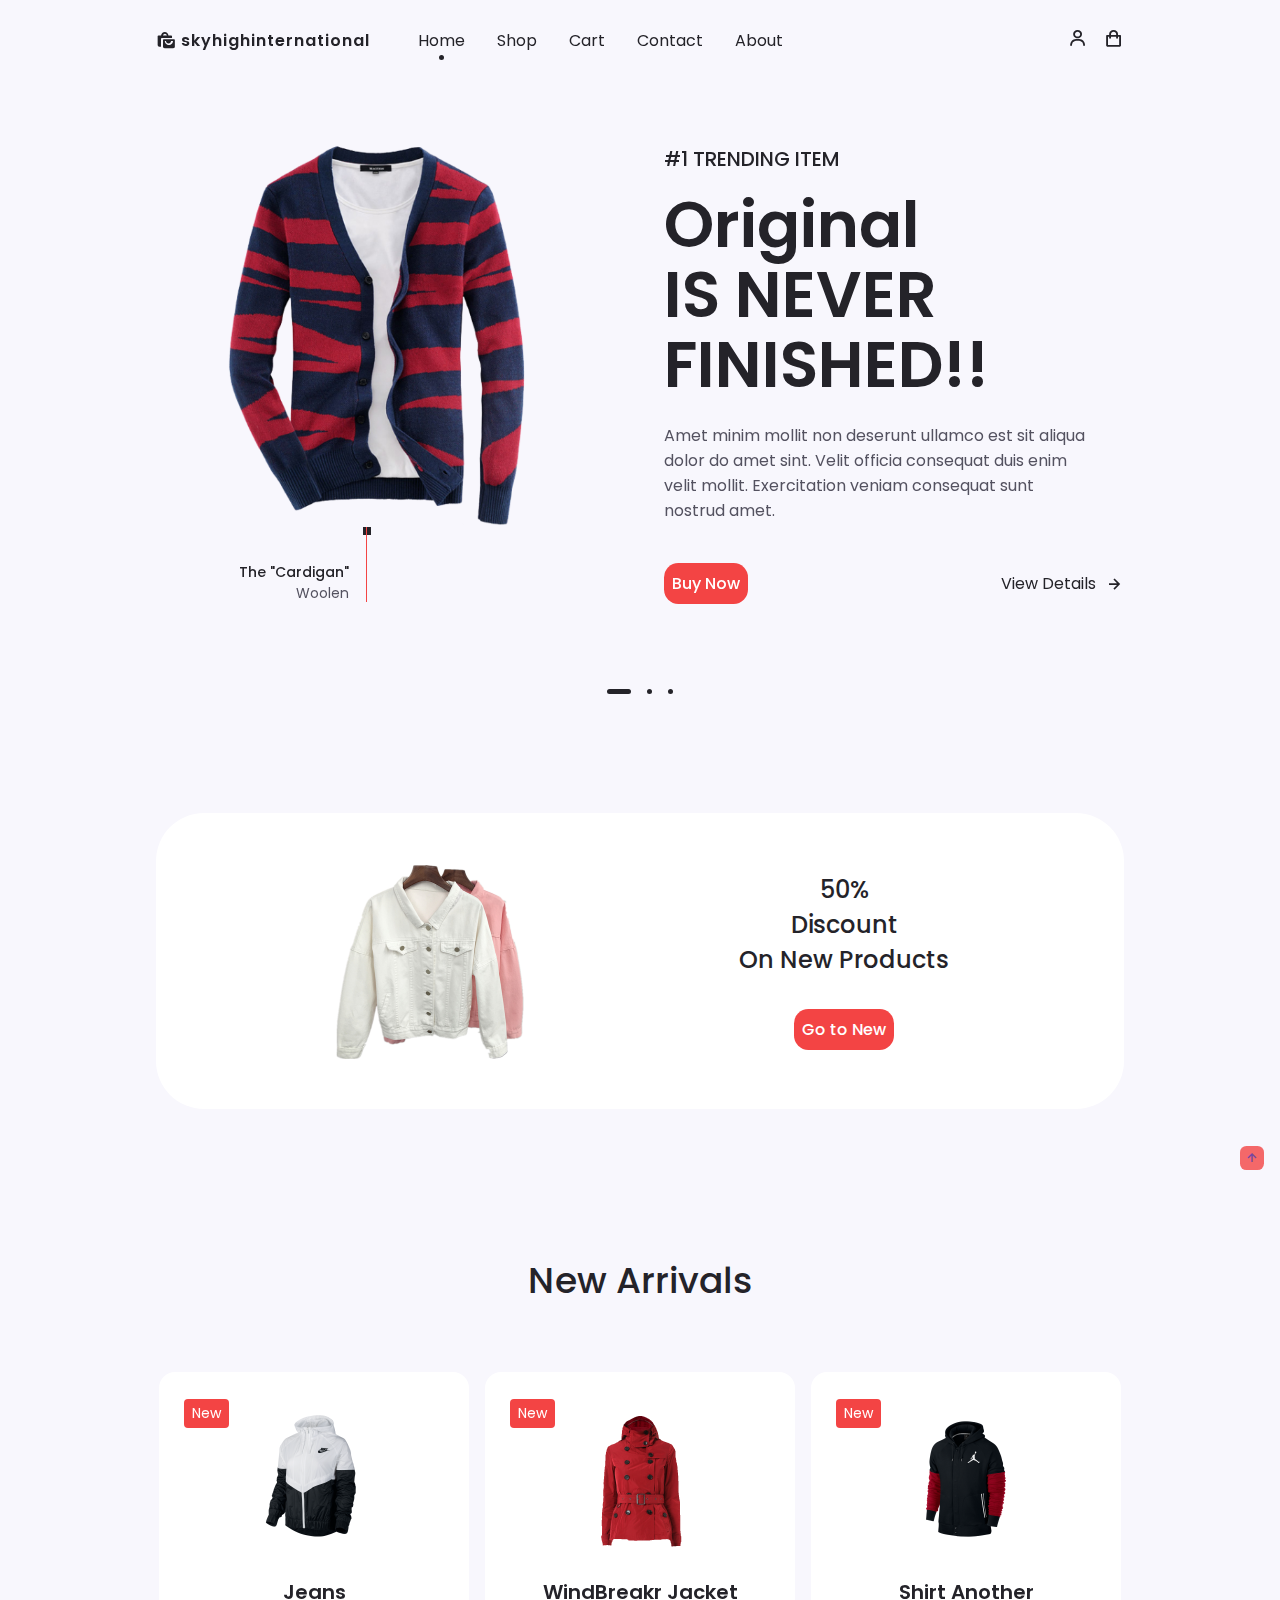
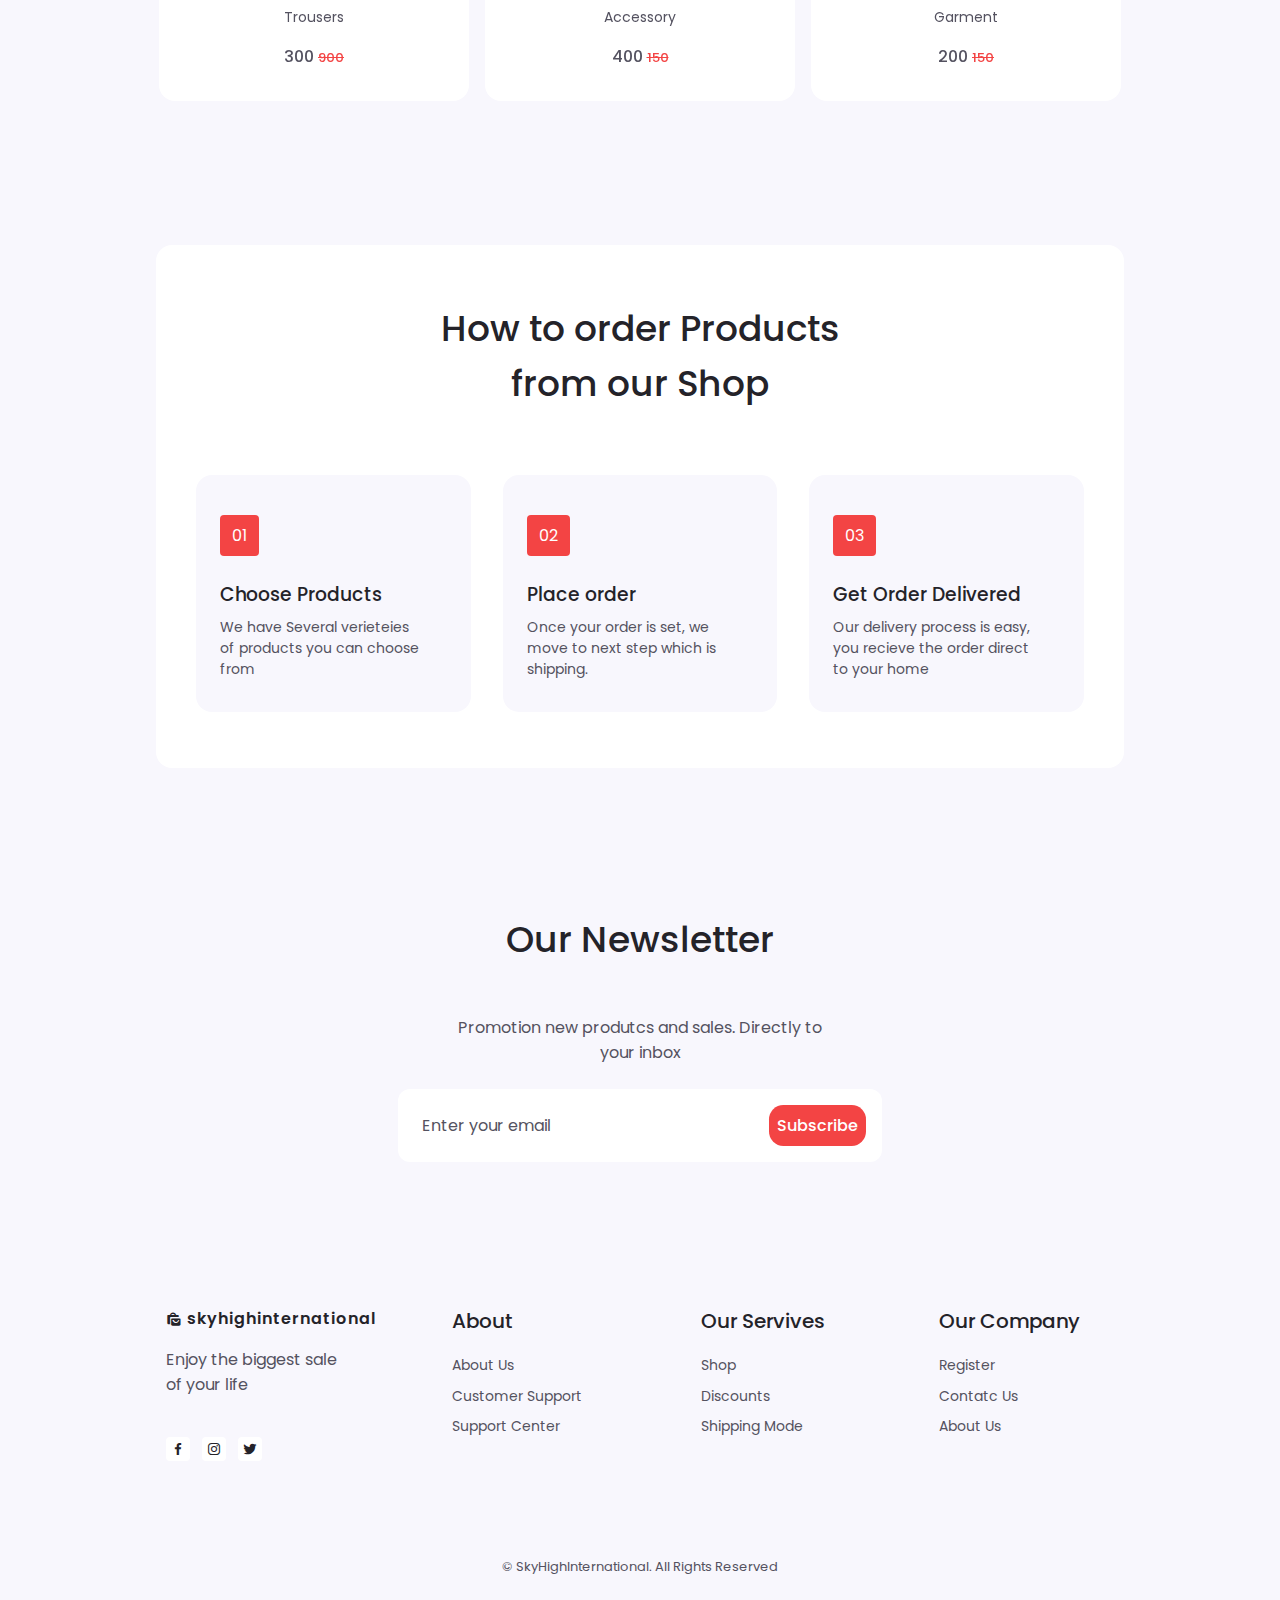
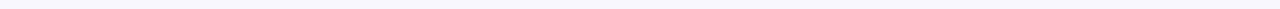
<file: index.html>
<!DOCTYPE html>
<html lang="en">

<head>
    <meta charset="UTF-8">
    <meta http-equiv="X-UA-Compatible" content="IE=edge">
    <meta name="viewport" content="width=device-width, initial-scale=1.0">

    <!--=============== BOXICONS ===============-->
    <link rel="stylesheet" href="https://cdn.jsdelivr.net/npm/boxicons@latest/css/boxicons.min.css">

    <!--=============== SWIPER CSS ===============-->
    <link rel="stylesheet" href="assets/css/swiper-bundle.min.css">

    <!--=============== CSS ===============-->
    <link rel="stylesheet" href="assets/css/style.css">
    <link rel="stylesheet" href="assets/css/colors/color-1.css">

    <title>Responsive e-comm website</title>
</head>

<body>
    <!--=============== HEADER ===============-->
    <header class="header" id="header">
        <nav class="nav container">
            <a href="index.html" class="nav_logo">
                <i class="bx bxs-shopping-bags nav_logo-icon"></i>
                SkyHighInternational
            </a>
            <div class="nav_menu" id="nav-menu">
                <ul class="nav_list">
                    <li class="nav_item">
                        <a href="index.html" class="nav_link active-link">Home</a>
                    </li>
                    <li class="nav_item">
                        <a href="shop.html" class="nav_link">Shop</a>
                    </li>
                    <li class="nav_item">
                        <a href="cart.html" class="nav_link">Cart</a>
                    </li>
                    <li class="nav_item">
                        <a href="contact.html" class="nav_link">Contact</a>
                    </li>
                    <li class="nav_item">
                        <a href="about.html" class="nav_link">About</a>
                    </li>
                </ul>

                <div class="nav_close" id="nav-close">
                    <i class="bx bx-x"></i>
                </div>
            </div>
            <div class="nav_btns">
                <div class="login_toggle" id="login-button">
                    <i class="bx bx-user"></i>
                </div>
                <div class="nav_shop" id="cart-shop">
                    <i class="bx bx-shopping-bag"></i>
                </div>
                <div class="nav_toggle" id="nav-toggle">
                    <i class="bx bx-grid-alt"></i>
                </div>
            </div>
        </nav>
    </header>

    <!--=============== CART ===============-->
    <div class="cart " id="cart">
        <i class="bx bx-x cart_close" id="cart-close"></i>

        <h2 class="cart_title-center">My Cart</h2>

        <div class="cart_container">
            <article class="cart_card">
                <div class="cart_box">
                    <img src="assets/img/cart-1.png" alt="cart_img">
                </div>
                <div class="cart_details">
                    <h3 class="cart_title">Normal T-Shirt</h3>
                    <span class="cart_price">300</span>

                    <div class="cart_amount">
                        <div class="cart_amount-content">
                            <span class="cart_amount-box">
                                <i class="bx bx-minus"></i>
                            </span>
                            <span class="cart_amount-number">1</span>
                            <span class="cart_amount-box">
                                <i class="bx bx-plus"></i>
                            </span>
                        </div>
                        <i class="bx bx-trash-alt cart_amount-trash"></i>
                    </div>
                </div>
            </article>

            <article class="cart_card">
                <div class="cart_box">
                    <img src="assets/img/cart-3.png" alt="cart_img">
                </div>
                <div class="cart_details">
                    <h3 class="cart_title">T-Shirts</h3>
                    <span class="cart_price">350</span>

                    <div class="cart_amount">
                        <div class="cart_amount-content">
                            <span class="cart_amount-box">
                                <i class="bx bx-minus"></i>
                            </span>
                            <span class="cart_amount-number">1</span>
                            <span class="cart_amount-box">
                                <i class="bx bx-plus"></i>
                            </span>
                        </div>
                        <i class="bx bx-trash-alt cart_amount-trash"></i>
                    </div>
                </div>
            </article>

            <article class="cart_card">
                <div class="cart_box">
                    <img src="assets/img/cart-3.png" alt="cart_img">
                </div>
                <div class="cart_details">
                    <h3 class="cart_title">Jeans</h3>
                    <span class="cart_price">400</span>

                    <div class="cart_amount">
                        <div class="cart_amount-content">
                            <span class="cart_amount-box">
                                <i class="bx bx-minus"></i>
                            </span>
                            <span class="cart_amount-number">1</span>
                            <span class="cart_amount-box">
                                <i class="bx bx-plus"></i>
                            </span>
                        </div>
                        <i class="bx bx-trash-alt cart_amount-trash"></i>
                    </div>
                </div>
            </article>
        </div>
        <div class="cart_prices">
            <span class="cart_prices-item">3 Item</span>
            <span class="cart_prices-total">900</span>
        </div>
    </div>

    <!--=============== LOGIN ===============-->
    <div class="login" id="login">
        <i class="bx bx-x login_close" id="login-close"></i>
        <h2 class="login_title-center">Login</h2>

        <form action="" class="login_form grid">
            <div class="login_content">
                <label for="" class="login_label">Email</label>
                <input type="email" class="login_input">
            </div>

            <div class="login_content">
                <label for="" class="login_label">Password</label>
                <input type="password" class="login_input">
            </div>

            <div>
                <a href="" class="button">Sign In</a>
            </div>

            <div>
                <p class="signup">Not a Member? <a href="registration.html">Sign Up Now</a></p>
            </div>
        </form>
    </div>

    <!--=============== MAIN ===============-->
    <main class="main">

        <!--=============== HOME ===============-->
        <section class="home container">
            <div class="swiper home-swiper">
                <div class="swiper-wrapper">
                    <!-- Home Wiper 1 -->
                    <section class="swiper-slide">
                        <div class="home_content grid">
                            <div class="home_group">
                                <img src="assets/img/slide-2.png" alt="" class="home_img">
                                <div class="home_indicator"></div>

                                <div class="home_details-img">
                                    <h4 class="home_details-title">The "Cardigan"</h4>
                                    <span class="home_details-subtitle">Woolen</span>
                                </div>
                            </div>

                            <div class="home_data">
                                <h3 class="home_subtitle">#1 Trending Item</h3>
                                <h1 class="home_title">Original <br> IS NEVER <br> FINISHED!! </h1>
                                <p class="home_description">Amet minim mollit non deserunt ullamco est sit aliqua dolor
                                    do amet sint. Velit officia consequat duis enim velit mollit. Exercitation veniam
                                    consequat sunt nostrud amet.</p>

                                <div class="home_buttons">
                                    <a href="details.html" class="button">Buy Now</a>
                                    <a href="details.html" class="button--link button--flex">View Details
                                        <i class="bx bx-right-arrow-alt button_icon"></i></a>
                                </div>
                            </div>
                        </div>
                    </section>

                    <!-- home wiper 2 -->
                    <section class="swiper-slide">
                        <div class="home_content grid">
                            <div class="home_group">
                                <img src="assets/img/slide-3.png" alt="" class="home_img">
                                <div class="home_indicator"></div>

                                <div class="home_details-img">
                                    <h4 class="home_details-title">Jquezzy</h4>
                                    <span class="home_details-subtitle">Ski Suit</span>
                                </div>
                            </div>

                            <div class="home_data">
                                <h3 class="home_subtitle">#2 Top best dui</h3>
                                <h1 class="home_title">FALL <br> WINTER <br> 2022</h1>
                                <p class="home_description">Lorem ipsum dolor sit amet consectetur adipisicing elit.
                                    Quam unde distinctio ratione quia est laudantium? Libero enim fugit iusto nulla sed
                                    ratione quia, modi, magnam quasi voluptatibus, sint odit eum?.</p>

                                <div class="home_buttons">
                                    <a href="details.html" class="button">Buy Now</a>
                                    <a href="details.html" class="button-link button-flex">View Details
                                        <i class="bx bx-right-arrow-alt button_icon"></i></a>
                                </div>
                            </div>
                        </div>
                    </section>

                    <section class="swiper-slide">
                        <div class="home_content grid">
                            <div class="home_group">
                                <img src="assets/img/slide-1.png" alt="" class="home_img">
                                <div class="home_indicator"></div>

                                <div class="home_details-img">
                                    <h4 class="home_details-title">Jurry</h4>
                                    <span class="home_details-subtitle">Zipper</span>
                                </div>
                            </div>

                            <div class="home_data">
                                <h3 class="home_subtitle">#3 Trending Item</h3>
                                <h1 class="home_title">Original <br> IS NEVER <br> FINISHED!! </h1>
                                <p class="home_description">Amet minim mollit non deserunt ullamco est sit aliqua dolor
                                    do amet sint. Velit officia consequat duis enim velit mollit. Exercitation veniam
                                    consequat sunt nostrud amet.</p>

                                <div class="home_buttons">
                                    <a href="details.html" class="button">Buy Now</a>
                                    <a href="details.html" class="button-link button-flex">View Details
                                        <i class="bx bx-right-arrow-alt button_icon"></i></a>
                                </div>
                            </div>
                        </div>
                    </section>
                </div>
                <div class="swiper-pagination"></div>
            </div>
        </section>

        <!--=============== DISCOUNT ===============-->
        <section class="discount section">
            <div class="discount_container container grid">
                <img src="assets/img/discount.png" alt="" class="discount_img">

                <div class="discount_data">
                    <h2 class="discount_title">50% <br> Discount <br> On New Products </h2>
                    <a href="#" class="button">Go to New</a>
                </div>
            </div>
        </section>

        <!--=============== NEW ARRIVALS ===============-->
        <section class="new section">
            <h2 class="section_title">New Arrivals</h2>

            <div class="new_container container">
                <div class="swiper new-swiper">
                    <div class="swiper-wrapper">
                        <!-- New Content 1 -->
                        <div class="new_content swiper-slide">
                            <div class="new_tag">New</div>
                            <img src="assets/img/new-1.png" alt="" class="new_img">
                            <h3 class="new_title">WindBreakr Jacket</h3>
                            <span class="new_subtitle">Accessory</span>


                            <div class="new_prices">
                                <span class="new_price">400</span>
                                <span class="new_discount">150</span>
                            </div>
                            <a href="details.html" class="button new_button">
                                <i class="bx bx-cart-alt new_icon"></i>
                            </a>
                        </div>

                        <!-- NEW CONTENT 2-->
                        <div class="new_content swiper-slide">
                            <div class="new_tag">New</div>
                            <img src="assets/img/new-2.png" alt="" class="new_img">
                            <h3 class="new_title">Shirt Another

                            </h3>
                            <span class="new_subtitle">Garment</span>


                            <div class="new_prices">
                                <span class="new_price">200</span>
                                <span class="new_discount">150</span>
                            </div>
                            <a href="details.html" class="button new_button">
                                <i class="bx bx-cart-alt new_icon"></i>
                            </a>
                        </div>

                        <!-- NEW CONTENT 3-->
                        <div class="new_content swiper-slide">
                            <div class="new_tag">New</div>
                            <img src="assets/img/new-3.png" alt="" class="new_img">
                            <h3 class="new_title">Leggings</h3>
                            <span class="new_subtitle">Accessory</span>


                            <div class="new_prices">
                                <span class="new_price">100</span>
                                <span class="new_discount">150</span>
                            </div>
                            <a href="details.html" class="button new_button">
                                <i class="bx bx-cart-alt new_icon"></i>
                            </a>
                        </div>
                        <!-- NEW CONTENT 4-->
                        <div class="new_content swiper-slide">
                            <div class="new_tag">New</div>
                            <img src="assets/img/new-4.png" alt="" class="new_img">
                            <h3 class="new_title">Temp</h3>
                            <span class="new_subtitle">Garment</span>


                            <div class="new_prices">
                                <span class="new_price">100</span>
                                <span class="new_discount">3000</span>
                            </div>
                            <a href="details.html" class="button new_button">
                                <i class="bx bx-cart-alt new_icon"></i>
                            </a>
                        </div>
                        <!-- NEW CONTENT 5-->
                        <div class="new_content swiper-slide">
                            <div class="new_tag">New</div>
                            <img src="assets/img/new-5.png" alt="" class="new_img">
                            <h3 class="new_title">Leggings</h3>
                            <span class="new_subtitle">Accessory</span>

                            <div class="new_prices">
                                <span class="new_price">100</span>
                                <span class="new_discount">1500</span>
                            </div>
                            <a href="details.html" class="button new_button">
                                <i class="bx bx-cart-alt new_icon"></i>

                            </a>
                        </div>
                        <!-- NEW CONTENT 6-->
                        <div class="new_content swiper-slide">
                            <div class="new_tag">New</div>
                            <img src="assets/img/new-6.png" alt="" class="new_img">
                            <h3 class="new_title">Jeans</h3>
                            <span class="new_subtitle">Trousers</span>


                            <div class="new_prices">
                                <span class="new_price">300</span>
                                <span class="new_discount">900</span>
                            </div>
                            <a href="details.html" class="button new_button">
                                <i class="bx bx-cart-alt new_icon"></i>
                            </a>
                        </div>
                    </div>
                </div>
            </div>
        </section>

        <!--=============== STEPS ===============-->
        <section class="steps section container">
            <div class="steps_bg">
                <h2 class="section_title">How to order Products <br> from our Shop </h2>

                <div class="steps_container grid">
                    <!-- STEPS -->

                    <div class="steps_card">
                        <div class="steps_card-number">01</div>
                        <h3 class="steps_card-title">Choose Products</h3>
                        <p class="steps_card-description">
                            We have Several verieteies of products you can choose from
                        </p>
                    </div>
                    <!-- STEPS CARD 3 -->
                    <div class="steps_card">
                        <div class="steps_card-number">02</div>
                        <h3 class="steps_card-title">Place order</h3>
                        <p class="steps_card-description">
                            Once your order is set, we move to next step which is shipping.
                        </p>
                    </div>
                    <!-- Steps card 3 -->
                    <div class="steps_card">
                        <div class="steps_card-number">03</div>
                        <h3 class="steps_card-title">Get Order Delivered</h3>
                        <p class="steps_card-description">
                            Our delivery process is easy, you recieve the order direct to your home
                        </p>
                    </div>
                </div>
            </div>
        </section>

        <!--=============== NEWSLETTER ===============-->
        <section class="newsletter section">
            <div class="newsletter_container container">
                <h2 class="section_title">Our Newsletter</h2>
                <p class="newsletter_description">
                    Promotion new produtcs and sales. Directly to your inbox
                </p>

                <form action="" class="newsletter_form">
                    <input type="text" placeholder="Enter your email" class="newsletter_input">
                    <button class="button">Subscribe</button>
                </form>
            </div>
        </section>
    </main>

    <!--=============== FOOTER ===============-->
    <footer class="footer section">
        <div class="footer_container container grid">
            <!-- FOOTER CONTENT 1 -->
            <div class="footer_content">
                <a href="#" class="footer_logo">
                    <i class="bx bxs-shopping-bags footer_logo-icon"></i> SkyHighInternational
                </a>

                <p class="footer_description">Enjoy the biggest sale <br> of your life</p>

                <div class="footer_social">
                    <a href="" class="footer_social-link"><i class="bx bxl-facebook"></i></a>
                    <a href="" class="footer_social-link"><i class="bx bxl-instagram"></i></a>
                    <a href="" class="footer_social-link"><i class="bx bxl-twitter"></i></a>
                </div>
            </div>
            <!-- FOOTER CONTENT 2 -->
            <div class="footer_content">
                <h3 class="footer_title">About</h3>

                <ul class="footer_links">

                    <li><a href="" class="footer_link">About Us</a></li>
                    <li><a href="" class="footer_link">Customer Support</a></li>
                    <li><a href="" class="footer_link">Support Center</a></li>

                </ul>
            </div>
            <!-- FOOTER CONTENT 3 -->
            <div class="footer_content">
                <h3 class="footer_title">Our Servives</h3>

                <ul class="footer_links">

                    <li><a href="#" class="footer_link">Shop</a></li>
                    <li><a href="#" class="footer_link">Discounts</a></li>
                    <li><a href="#" class="footer_link">Shipping Mode</a></li>

                </ul>
            </div>
            <!-- FOOTER CONTENT 4 -->
            <div class="footer_content">
                <h3 class="footer_title">Our Company</h3>

                <ul class="footer_links">
                    <li><a href="" class="footer_link">Register</a></li>
                    <li><a href="" class="footer_link">Contatc Us</a></li>
                    <li><a href="" class="footer_link">About Us</a></li>
                </ul>
            </div>
        </div>
        <span class="footer_copy">&#169; SkyHighInternational. All Rights Reserved</span>
    </footer>

    <!--===============   SCROLL UP ===============-->
    <a href="" class="scrollUp" id="scroll-up">
        <i class="bx bx-up-arrow-alt scroll_icon"></i>
    </a>

    <!--=============== STYLE SWITCHER ===============-->

    <!--=============== SWIPER JS ===============-->
    <script src="assets/js/swiper-bundle.min.js"></script>

    <!--=============== JS ===============-->
    <script src="assets/js/main.js"></script>
</body>

</html>
</file>
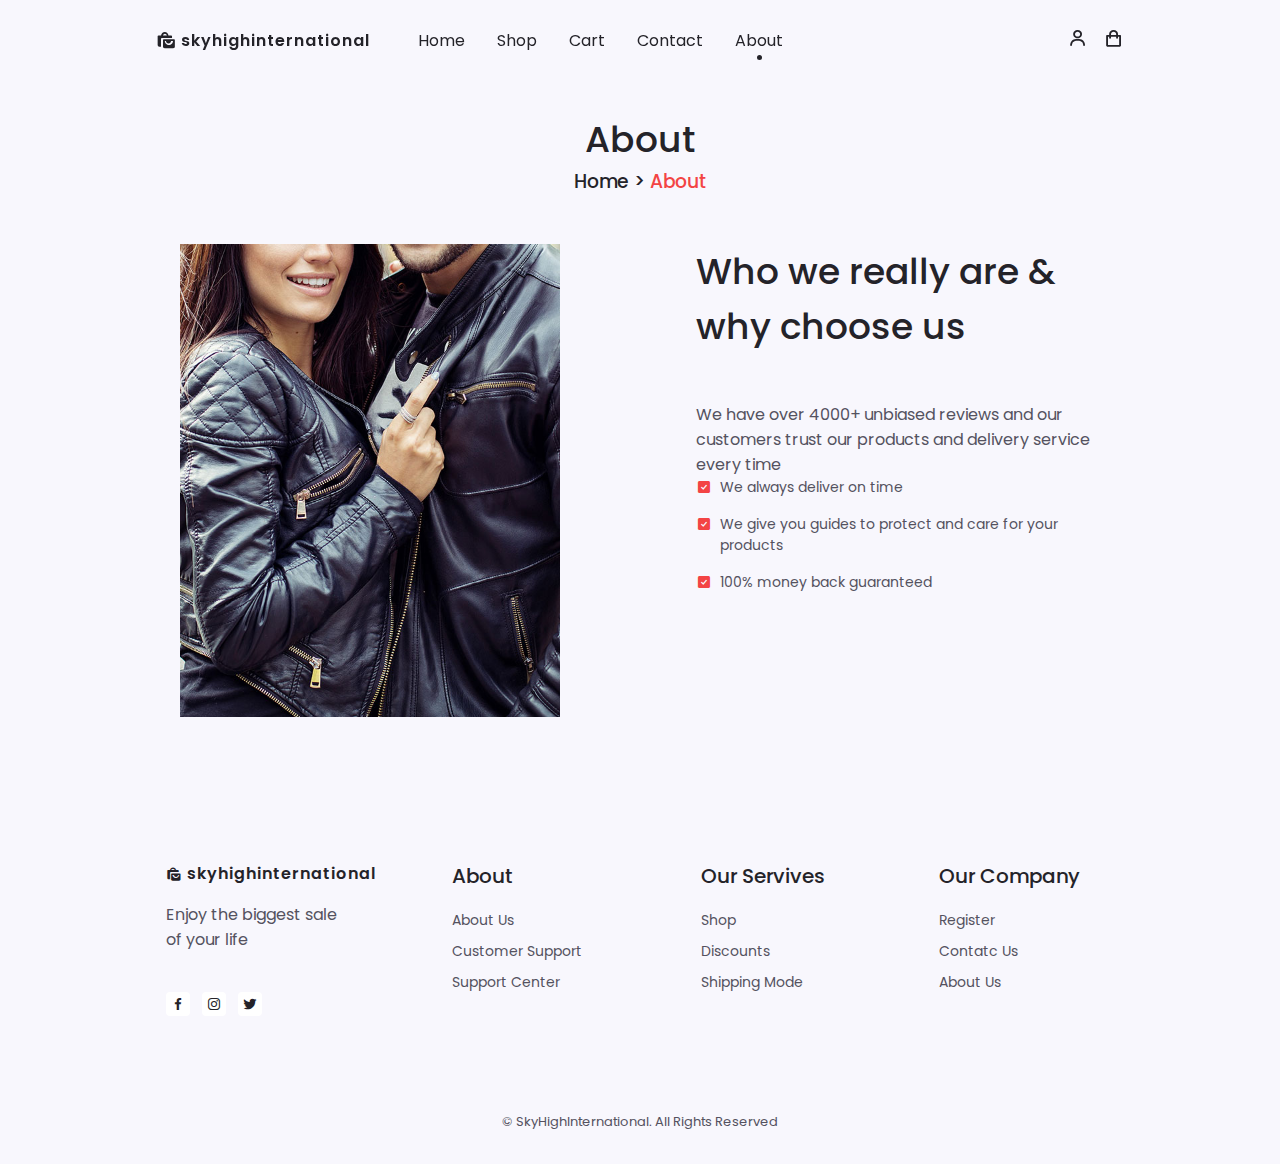
<file: about.html>
<!DOCTYPE html>
<html lang="en">

<head>
    <meta charset="UTF-8">
    <meta http-equiv="X-UA-Compatible" content="IE=edge">
    <meta name="viewport" content="width=device-width, initial-scale=1.0">

    <!--=============== BOXICONS ===============-->
    <link rel="stylesheet" href="https://cdn.jsdelivr.net/npm/boxicons@latest/css/boxicons.min.css">

    <!--=============== SWIPER CSS ===============-->
    <link rel="stylesheet" href="assets/css/swiper-bundle.min.css">

    <!--=============== CSS ===============-->
    <link rel="stylesheet" href="assets/css/style.css">
    <link rel="stylesheet" href="assets/css/colors/color-1.css">

    <title>Responsive e-commerce website - Crypticalcoder</title>
</head>

<body>
    <!--=============== HEADER ===============-->
    <header class="header" id="header">
        <nav class="nav container">
            <a href="index.html" class="nav_logo">
                <i class="bx bxs-shopping-bags nav_logo-icon"></i>
                SkyHighInternational
            </a>
            <div class="nav_menu" id="nav-menu">
                <ul class="nav_list">
                    <li class="nav_item">
                        <a href="index.html" class="nav_link">Home</a>
                    </li>
                    <li class="nav_item">
                        <a href="shop.html" class="nav_link">Shop</a>
                    </li>
                    <li class="nav_item">
                        <a href="cart.html" class="nav_link">Cart</a>
                    </li>
                    <li class="nav_item">
                        <a href="contact.html" class="nav_link">Contact</a>
                    </li>
                    <li class="nav_item">
                        <a href="about.html" class="nav_link active-link">About</a>
                    </li>
                </ul>

                <div class="nav_close" id="nav-close">
                    <i class="bx bx-x"></i>
                </div>
            </div>
            <div class="nav_btns">
                <div class="login_toggle" id="login-button">
                    <i class="bx bx-user"></i>
                </div>
                <div class="nav_shop" id="cart-shop">
                    <i class="bx bx-shopping-bag"></i>
                </div>
                <div class="nav_toggle" id="nav-toggle">
                    <i class="bx bx-grid-alt"></i>
                </div>
            </div>
        </nav>
    </header>

    <!--=============== CART ===============-->
    <div class="cart " id="cart">
        <i class="bx bx-x cart_close" id="cart-close"></i>

        <h2 class="cart_title-center">My Cart</h2>

        <div class="cart_container">
            <article class="cart_card">
                <div class="cart_box">
                    <img src="assets/img/cart-1.png" alt="cart_img">
                </div>
                <div class="cart_details">
                    <h3 class="cart_title">Normal T-Shirt</h3>
                    <span class="cart_price">300</span>

                    <div class="cart_amount">
                        <div class="cart_amount-content">
                            <span class="cart_amount-box">
                                <i class="bx bx-minus"></i>
                            </span>
                            <span class="cart_amount-number">1</span>
                            <span class="cart_amount-box">
                                <i class="bx bx-plus"></i>
                            </span>
                        </div>
                        <i class="bx bx-trash-alt cart_amount-trash"></i>
                    </div>
                </div>
            </article>

            <article class="cart_card">
                <div class="cart_box">
                    <img src="assets/img/cart-3.png" alt="cart_img">
                </div>
                <div class="cart_details">
                    <h3 class="cart_title">T-Shirts</h3>
                    <span class="cart_price">350</span>

                    <div class="cart_amount">
                        <div class="cart_amount-content">
                            <span class="cart_amount-box">
                                <i class="bx bx-minus"></i>
                            </span>
                            <span class="cart_amount-number">1</span>
                            <span class="cart_amount-box">
                                <i class="bx bx-plus"></i>
                            </span>
                        </div>
                        <i class="bx bx-trash-alt cart_amount-trash"></i>
                    </div>
                </div>
            </article>

            <article class="cart_card">
                <div class="cart_box">
                    <img src="assets/img/cart-3.png" alt="cart_img">
                </div>
                <div class="cart_details">
                    <h3 class="cart_title">Jeans</h3>
                    <span class="cart_price">400</span>

                    <div class="cart_amount">
                        <div class="cart_amount-content">
                            <span class="cart_amount-box">
                                <i class="bx bx-minus"></i>
                            </span>
                            <span class="cart_amount-number">1</span>
                            <span class="cart_amount-box">
                                <i class="bx bx-plus"></i>
                            </span>
                        </div>
                        <i class="bx bx-trash-alt cart_amount-trash"></i>
                    </div>
                </div>
            </article>
        </div>
        <div class="cart_prices">
            <span class="cart_prices-item">3 Item</span>
            <span class="cart_prices-total">900</span>
        </div>
    </div>

    <!--=============== LOGIN ===============-->
    <div class="login" id="login">
        <i class="bx bx-x login_close" id="login-close"></i>
        <h2 class="login_title-center">Login</h2>

        <form action="" class="login_form grid">
            <div class="login_content">
                <label for="" class="login_label">Email</label>
                <input type="email" class="login_input">
            </div>

            <div class="login_content">
                <label for="" class="login_label">Password</label>
                <input type="password" class="login_input">
            </div>

            <div>
                <a href="" class="button">Sign In</a>
            </div>

            <div>
                <p class="signup">Not a Member? <a href="registration.html">Sign Up Now</a></p>
            </div>
        </form>
    </div>

    <!--=============== MAIN ===============-->
    <main class="main">
        <!--=============== ABOUT ===============-->
        <section class="about section container">
            <h2 class="breadcrumb_title">About</h2>
            <h3 class="breadcrumb_subtitle">Home > <span>About</span></h3>
            <div class="about_container grid">
                <img src="assets/img/about-img.jpg" alt="" class="about_img">

                <div class="about_data">
                    <h2 class="section_title about_title">
                        Who we really are & <br> why choose us
                    </h2>

                    <p class="description">
                        We have over 4000+ unbiased reviews and our customers trust our products and delivery
                        service every time
                    </p>
                    <div class="about_details">
                        <p class="about_details-description">
                            <i class="bx bxs-check-square about_details-icon"></i>
                            We always deliver on time
                        </p>
                        <p class="about_details-description">
                            <i class="bx bxs-check-square about_details-icon"></i>
                            We give you guides to protect and care for your products
                        </p>

                        <p class="about_details-description">
                            <i class="bx bxs-check-square about_details-icon"></i>
                            100% money back guaranteed
                        </p>
                    </div>
                </div>
            </div>



        </section>
    </main>

    <!--=============== FOOTER ===============-->
    <footer class="footer section">
        <div class="footer_container container grid">
            <!-- FOOTER CONTENT 1 -->
            <div class="footer_content">
                <a href="#" class="footer_logo">
                    <i class="bx bxs-shopping-bags footer_logo-icon"></i> SkyHighInternational
                </a>

                <p class="footer_description">Enjoy the biggest sale <br> of your life</p>

                <div class="footer_social">
                    <a href="" class="footer_social-link"><i class="bx bxl-facebook"></i></a>
                    <a href="" class="footer_social-link"><i class="bx bxl-instagram"></i></a>
                    <a href="" class="footer_social-link"><i class="bx bxl-twitter"></i></a>
                </div>
            </div>
            <!-- FOOTER CONTENT 2 -->
            <div class="footer_content">
                <h3 class="footer_title">About</h3>

                <ul class="footer_links">

                    <li><a href="" class="footer_link">About Us</a></li>
                    <li><a href="" class="footer_link">Customer Support</a></li>
                    <li><a href="" class="footer_link">Support Center</a></li>

                </ul>
            </div>
            <!-- FOOTER CONTENT 3 -->
            <div class="footer_content">
                <h3 class="footer_title">Our Servives</h3>

                <ul class="footer_links">

                    <li><a href="#" class="footer_link">Shop</a></li>
                    <li><a href="#" class="footer_link">Discounts</a></li>
                    <li><a href="#" class="footer_link">Shipping Mode</a></li>

                </ul>
            </div>
            <!-- FOOTER CONTENT 4 -->
            <div class="footer_content">
                <h3 class="footer_title">Our Company</h3>

                <ul class="footer_links">
                    <li><a href="" class="footer_link">Register</a></li>
                    <li><a href="" class="footer_link">Contatc Us</a></li>
                    <li><a href="" class="footer_link">About Us</a></li>
                </ul>
            </div>
        </div>
        <span class="footer_copy">&#169; SkyHighInternational. All Rights Reserved</span>
    </footer>

    <!--=============== SCROLL UP ===============-->

    <!--=============== STYLE SWITCHER ===============-->

    <!--=============== SWIPER JS ===============-->
    <script src="assets/js/swiper-bundle.min.js"></script>

    <!--=============== JS ===============-->
    <script src="assets/js/main.js"></script>
</body>

</html>
</file>
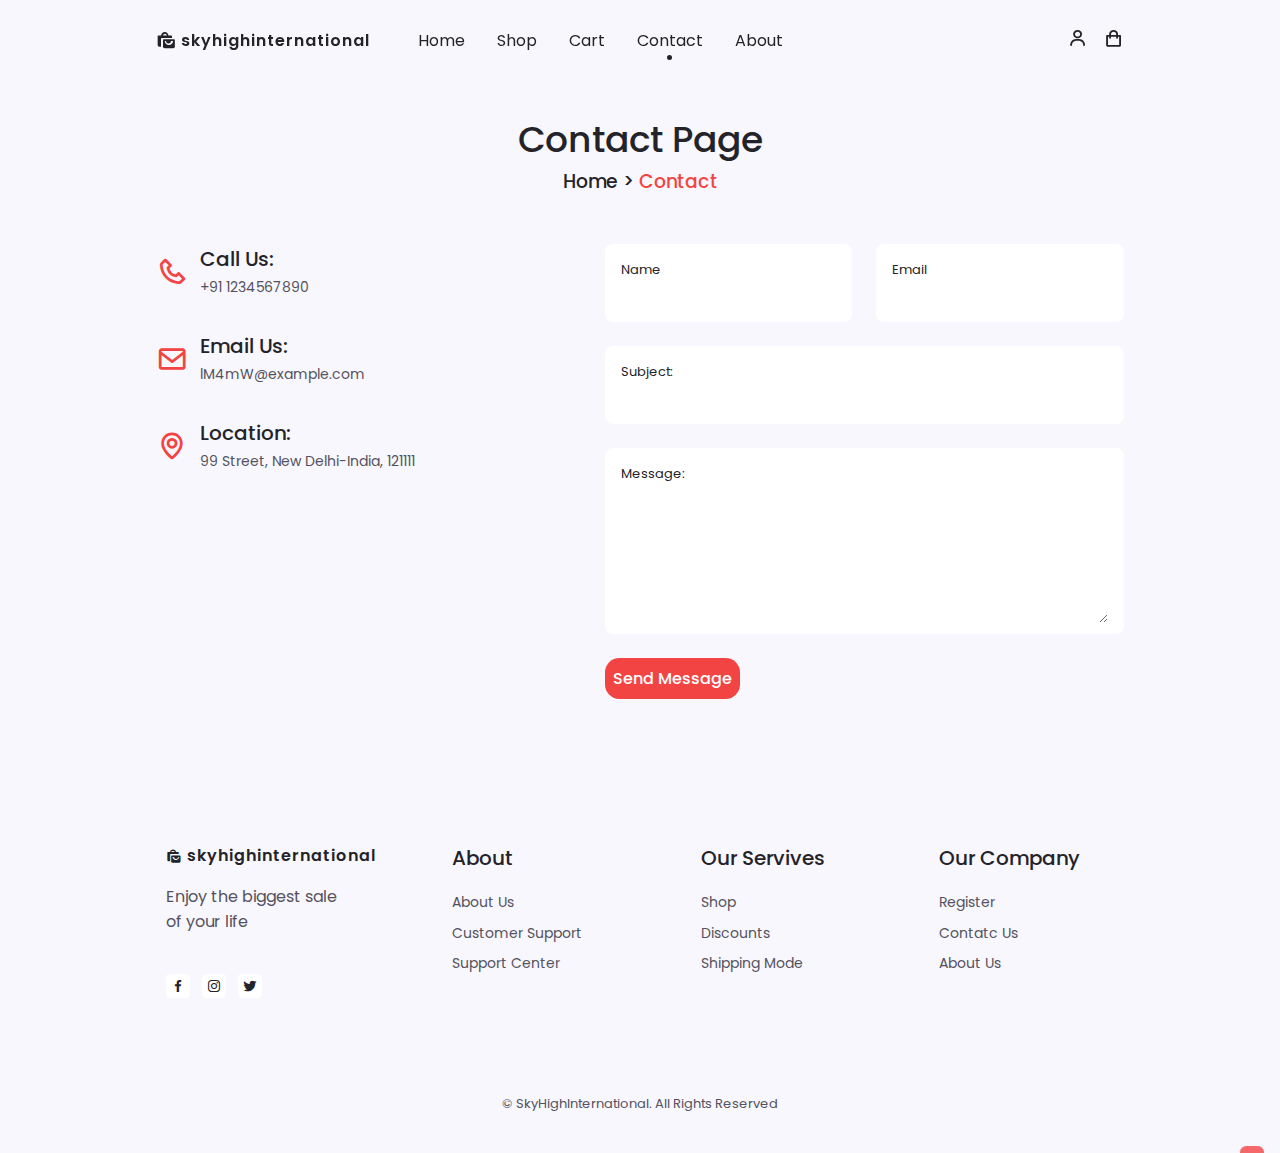
<file: contact.html>
<!DOCTYPE html>
<html lang="en">

<head>
    <meta charset="UTF-8">
    <meta http-equiv="X-UA-Compatible" content="IE=edge">
    <meta name="viewport" content="width=device-width, initial-scale=1.0">

    <!--=============== BOXICONS ===============-->
    <link rel="stylesheet" href="https://cdn.jsdelivr.net/npm/boxicons@latest/css/boxicons.min.css">

    <!--=============== SWIPER CSS ===============-->
    <link rel="stylesheet" href="assets/css/swiper-bundle.min.css">

    <!--=============== CSS ===============-->
    <link rel="stylesheet" href="assets/css/style.css">
    <link rel="stylesheet" href="assets/css/colors/color-1.css">

    <title>Responsive e-commerce website - Crypticalcoder</title>
</head>

<body>
    <!--=============== HEADER ===============-->
    <header class="header" id="header">
        <nav class="nav container">
            <a href="index.html" class="nav_logo">
                <i class="bx bxs-shopping-bags nav_logo-icon"></i>
                SkyHighInternational
            </a>
            <div class="nav_menu" id="nav-menu">
                <ul class="nav_list">
                    <li class="nav_item">
                        <a href="index.html" class="nav_link ">Home</a>
                    </li>
                    <li class="nav_item">
                        <a href="shop.html" class="nav_link">Shop</a>
                    </li>
                    <li class="nav_item">
                        <a href="cart.html" class="nav_link">Cart</a>
                    </li>
                    <li class="nav_item">
                        <a href="contact.html" class="nav_link active-link">Contact</a>
                    </li>
                    <li class="nav_item">
                        <a href="about.html" class="nav_link">About</a>
                    </li>
                </ul>

                <div class="nav_close" id="nav-close">
                    <i class="bx bx-x"></i>
                </div>
            </div>
            <div class="nav_btns">
                <div class="login_toggle" id="login-button">
                    <i class="bx bx-user"></i>
                </div>
                <div class="nav_shop" id="cart-shop">
                    <i class="bx bx-shopping-bag"></i>
                </div>
                <div class="nav_toggle" id="nav-toggle">
                    <i class="bx bx-grid-alt"></i>
                </div>
            </div>
        </nav>
    </header>

    <!--=============== CART ===============-->
    <div class="cart " id="cart">
        <i class="bx bx-x cart_close" id="cart-close"></i>

        <h2 class="cart_title-center">My Cart</h2>

        <div class="cart_container">
            <article class="cart_card">
                <div class="cart_box">
                    <img src="assets/img/cart-1.png" alt="cart_img">
                </div>
                <div class="cart_details">
                    <h3 class="cart_title">Normal T-Shirt</h3>
                    <span class="cart_price">300</span>

                    <div class="cart_amount">
                        <div class="cart_amount-content">
                            <span class="cart_amount-box">
                                <i class="bx bx-minus"></i>
                            </span>
                            <span class="cart_amount-number">1</span>
                            <span class="cart_amount-box">
                                <i class="bx bx-plus"></i>
                            </span>
                        </div>
                        <i class="bx bx-trash-alt cart_amount-trash"></i>
                    </div>
                </div>
            </article>

            <article class="cart_card">
                <div class="cart_box">
                    <img src="assets/img/cart-3.png" alt="cart_img">
                </div>
                <div class="cart_details">
                    <h3 class="cart_title">T-Shirts</h3>
                    <span class="cart_price">350</span>

                    <div class="cart_amount">
                        <div class="cart_amount-content">
                            <span class="cart_amount-box">
                                <i class="bx bx-minus"></i>
                            </span>
                            <span class="cart_amount-number">1</span>
                            <span class="cart_amount-box">
                                <i class="bx bx-plus"></i>
                            </span>
                        </div>
                        <i class="bx bx-trash-alt cart_amount-trash"></i>
                    </div>
                </div>
            </article>

            <article class="cart_card">
                <div class="cart_box">
                    <img src="assets/img/cart-3.png" alt="cart_img">
                </div>
                <div class="cart_details">
                    <h3 class="cart_title">Jeans</h3>
                    <span class="cart_price">400</span>

                    <div class="cart_amount">
                        <div class="cart_amount-content">
                            <span class="cart_amount-box">
                                <i class="bx bx-minus"></i>
                            </span>
                            <span class="cart_amount-number">1</span>
                            <span class="cart_amount-box">
                                <i class="bx bx-plus"></i>
                            </span>
                        </div>
                        <i class="bx bx-trash-alt cart_amount-trash"></i>
                    </div>
                </div>
            </article>
        </div>
        <div class="cart_prices">
            <span class="cart_prices-item">3 Item</span>
            <span class="cart_prices-total">900</span>
        </div>
    </div>

    <!--=============== LOGIN ===============-->
    <div class="login" id="login">
        <i class="bx bx-x login_close" id="login-close"></i>
        <h2 class="login_title-center">Login</h2>

        <form action="" class="login_form grid">
            <div class="login_content">
                <label for="" class="login_label">Email</label>
                <input type="email" class="login_input">
            </div>

            <div class="login_content">
                <label for="" class="login_label">Password</label>
                <input type="password" class="login_input">
            </div>

            <div>
                <a href="" class="button">Sign In</a>
            </div>

            <div>
                <p class="signup">Not a Member? <a href="registration.html">Sign Up Now</a></p>
            </div>
        </form>
    </div>


    <!--=============== MAIN ===============-->
    <main class="main">
        <!--=============== CONTACT US ===============-->
        <section class="contact section container">
            <h2 class="breadcrumb_title">Contact Page</h2>
            <h3 class="breadcrumb_subtitle">Home > <span>Contact</span></h3>

            <div class="contact_container grid">
                <div>
                    <div class="contact_information">
                        <i class="bx bx-phone contact_icon"></i>
                        <div>
                            <h3 class="contact_title">Call Us:</h3>
                            <span class="contact_subtitle">+91 1234567890</span>
                        </div>
                    </div>
                    <div class="contact_information">
                        <i class="bx bx-envelope contact_icon"></i>
                        <div>
                            <h3 class="contact_title">Email Us:</h3>
                            <span class="contact_subtitle">lM4mW@example.com</span>
                        </div>
                    </div>
                    <div class="contact_information">
                        <i class="bx bx-map contact_icon"></i>
                        <div>
                            <h3 class="contact_title">Location:</h3>
                            <span class="contact_subtitle">99 Street, New Delhi-India, 121111</span>
                        </div>
                    </div>
                </div>

                <form action="" class="contact_form grid">
                    <div class="contact_inputs grid">
                        <div class="contact_content">
                            <label for="" class="contact_label">Name</label>
                            <input type="text" class="contact_input">
                        </div>
                        <div class="contact_content">
                            <label for="" class="contact_label">Email</label>
                            <input type="email" class="contact_input">
                        </div>
                    </div>

                    <div class="contact_content">
                        <label for="" class="contact_label">Subject:</label>
                        <input type="text" class="contact_input">
                    </div>
                    <div class="contact_content">
                        <label for="" class="contact_label">Message:</label>
                        <textarea name="" id="" cols="0" rows="7" class="contact_input"></textarea>
                    </div>

                    <div>
                        <a href="" class="button">Send Message</a>
                    </div>

                </form>
            </div>
        </section>
    </main>

    <!--=============== FOOTER ===============-->
    <footer class="footer section">
        <div class="footer_container container grid">
            <!-- FOOTER CONTENT 1 -->
            <div class="footer_content">
                <a href="#" class="footer_logo">
                    <i class="bx bxs-shopping-bags footer_logo-icon"></i> SkyHighInternational
                </a>

                <p class="footer_description">Enjoy the biggest sale <br> of your life</p>

                <div class="footer_social">
                    <a href="" class="footer_social-link"><i class="bx bxl-facebook"></i></a>
                    <a href="" class="footer_social-link"><i class="bx bxl-instagram"></i></a>
                    <a href="" class="footer_social-link"><i class="bx bxl-twitter"></i></a>
                </div>
            </div>
            <!-- FOOTER CONTENT 2 -->
            <div class="footer_content">
                <h3 class="footer_title">About</h3>

                <ul class="footer_links">

                    <li><a href="" class="footer_link">About Us</a></li>
                    <li><a href="" class="footer_link">Customer Support</a></li>
                    <li><a href="" class="footer_link">Support Center</a></li>

                </ul>
            </div>
            <!-- FOOTER CONTENT 3 -->
            <div class="footer_content">
                <h3 class="footer_title">Our Servives</h3>

                <ul class="footer_links">

                    <li><a href="#" class="footer_link">Shop</a></li>
                    <li><a href="#" class="footer_link">Discounts</a></li>
                    <li><a href="#" class="footer_link">Shipping Mode</a></li>

                </ul>
            </div>
            <!-- FOOTER CONTENT 4 -->
            <div class="footer_content">
                <h3 class="footer_title">Our Company</h3>

                <ul class="footer_links">
                    <li><a href="" class="footer_link">Register</a></li>
                    <li><a href="" class="footer_link">Contatc Us</a></li>
                    <li><a href="" class="footer_link">About Us</a></li>
                </ul>
            </div>
        </div>
        <span class="footer_copy">&#169; SkyHighInternational. All Rights Reserved</span>
    </footer>

    <!--=============== SCROLL UP ===============-->
    <a href="" class="scrollUp" id="scroll-up">
        <i class="bx bx-up-arrow-alt scroll_icon"></i>
    </a>
    <!--=============== STYLE SWITCHER ===============-->

    <!--=============== SWIPER JS ===============-->
    <script src="assets/js/swiper-bundle.min.js"></script>

    <!--=============== JS ===============-->
    <script src="assets/js/main.js"></script>
</body>

</html>
</file>
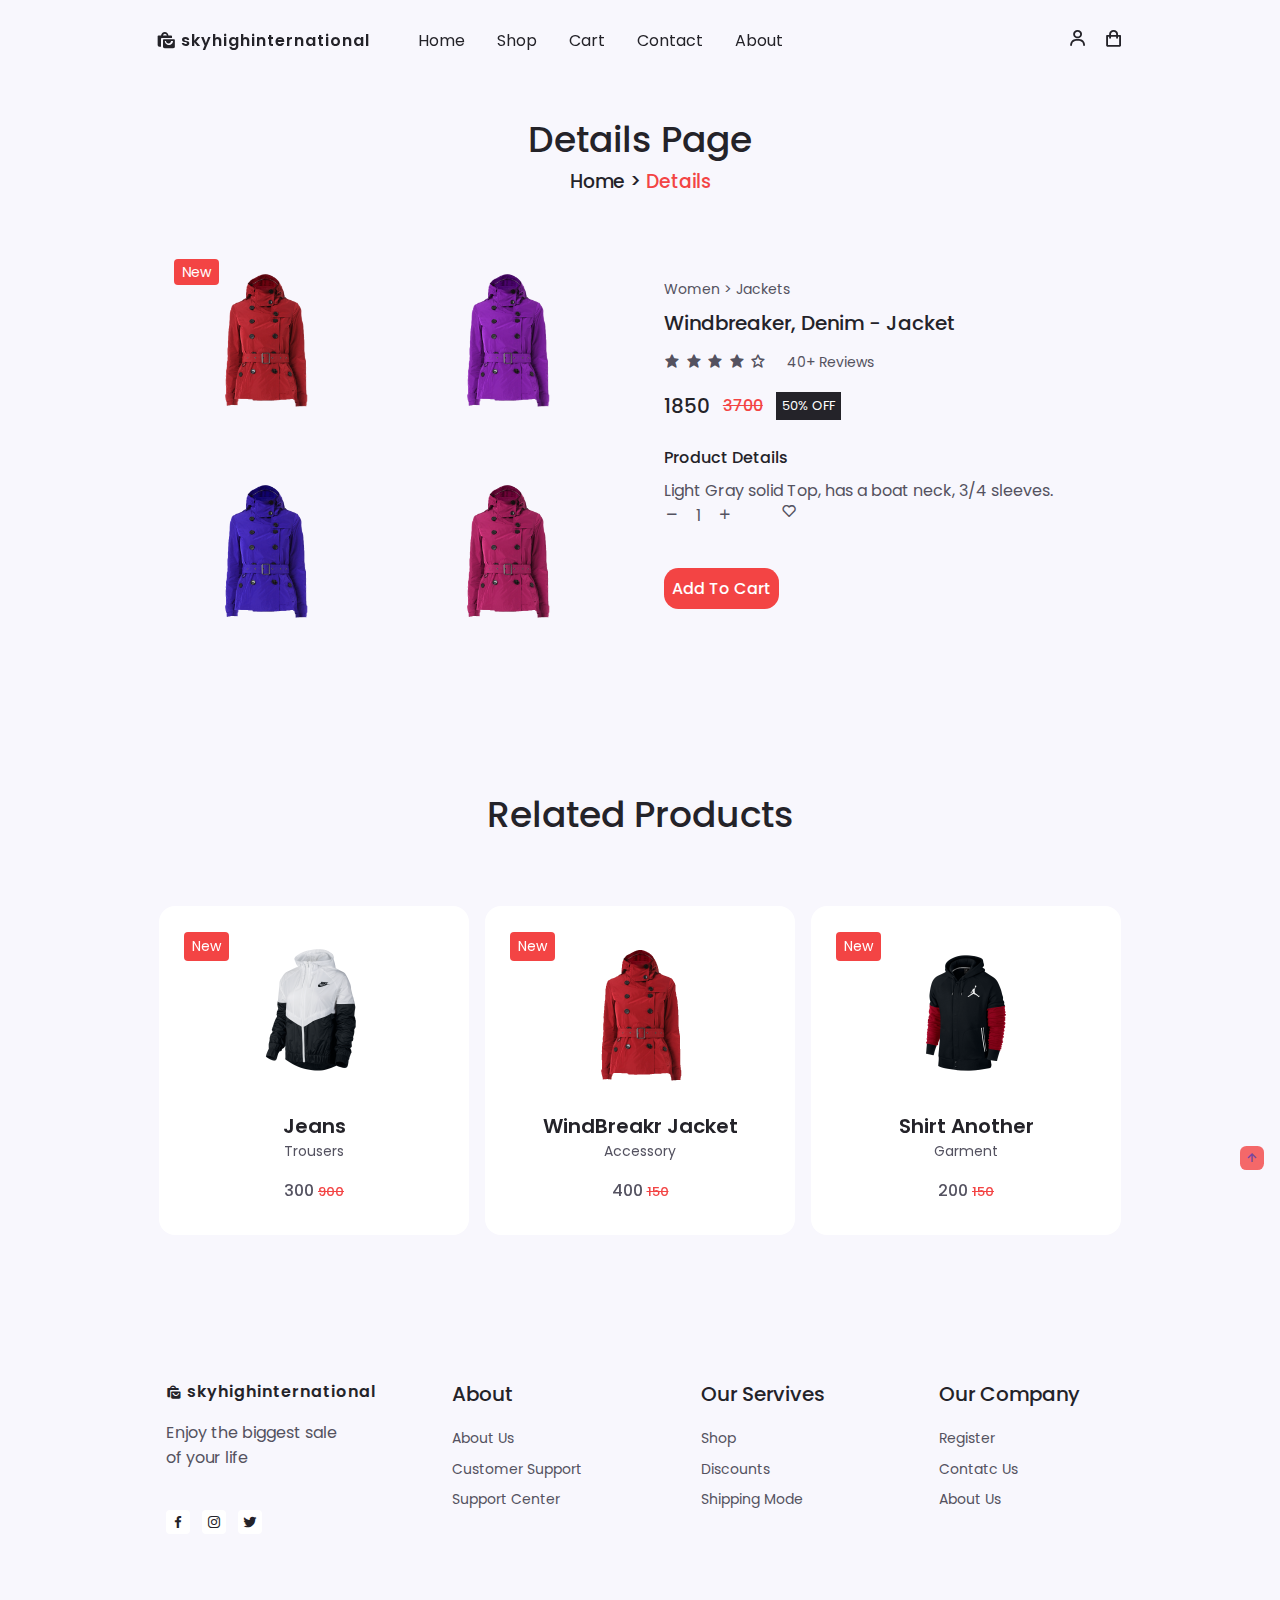
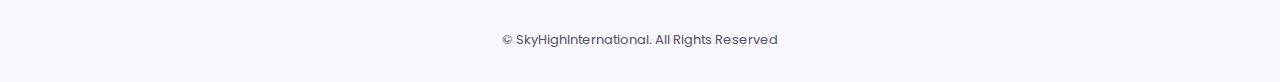
<file: details.html>
<!DOCTYPE html>
<html lang="en">

<head>
    <meta charset="UTF-8">
    <meta http-equiv="X-UA-Compatible" content="IE=edge">
    <meta name="viewport" content="width=device-width, initial-scale=1.0">

    <!--=============== BOXICONS ===============-->
    <link rel="stylesheet" href="https://cdn.jsdelivr.net/npm/boxicons@latest/css/boxicons.min.css">

    <!--=============== SWIPER CSS ===============-->
    <link rel="stylesheet" href="assets/css/swiper-bundle.min.css">

    <!--=============== CSS ===============-->
    <link rel="stylesheet" href="assets/css/style.css">
    <link rel="stylesheet" href="assets/css/colors/color-1.css">

    <title>Responsive e-commerce website - Crypticalcoder</title>
</head>

<body>
    <!--=============== HEADER ===============-->
    <header class="header" id="header">
        <nav class="nav container">
            <a href="index.html" class="nav_logo">
                <i class="bx bxs-shopping-bags nav_logo-icon"></i>
                SkyHighInternational
            </a>
            <div class="nav_menu" id="nav-menu">
                <ul class="nav_list">
                    <li class="nav_item">
                        <a href="index.html" class="nav_link">Home</a>
                    </li>
                    <li class="nav_item">
                        <a href="shop.html" class="nav_link active_link">Shop</a>
                    </li>
                    <li class="nav_item">
                        <a href="cart.html" class="nav_link">Cart</a>
                    </li>
                    <li class="nav_item">
                        <a href="contact.html" class="nav_link">Contact</a>
                    </li>
                    <li class="nav_item">
                        <a href="about.html" class="nav_link">About</a>
                    </li>
                </ul>

                <div class="nav_close" id="nav-close">
                    <i class="bx bx-x"></i>
                </div>
            </div>
            <div class="nav_btns">
                <div class="login_toggle" id="login-button">
                    <i class="bx bx-user"></i>
                </div>
                <div class="nav_shop" id="cart-shop">
                    <i class="bx bx-shopping-bag"></i>
                </div>
                <div class="nav_toggle" id="nav-toggle">
                    <i class="bx bx-grid-alt"></i>
                </div>
            </div>
        </nav>
    </header>

    <!--=============== CART ===============-->
    <div class="cart" id="cart">

    </div>

    <!--=============== LOGIN ===============-->
    <div class="login" id="login">

    </div>

    <!--=============== MAIN ===============-->
    <main class="main">
        <!--=============== DETAILS ===============-->
        <section class="details section container">
            <h2 class="breadcrumb_title">Details Page</h2>
            <h3 class="breadcrumb_subtitle">Home > <span>Details</span></h3>


            <div class="details_container grid">
                <div class="product_images grid">
                    <div class="product_img">
                        <div class="details_img-tag">New</div>
                        <img src="assets/img/details-1.png" alt="">
                    </div>
                    <div class="product_img">
                        <img src="assets/img/details-2.png" alt="">
                    </div>
                    <div class="product_img">
                        <img src="assets/img/details-3.png" alt="">
                    </div>
                    <div class="product_img">
                        <img src="assets/img/details-4.png" alt="">
                    </div>
                </div>
                <div class="product_info">
                    <p class="details_subtitle">Women > Jackets</p>
                    <h3 class="details_title">Windbreaker, Denim - Jacket</h3>

                    <div class="rating">
                        <div class="stars">
                            <i class="bx bxs-star"></i>
                            <i class="bx bxs-star"></i>
                            <i class="bx bxs-star"></i>
                            <i class="bx bxs-star"></i>
                            <i class="bx bx-star"></i>
                        </div>
                        <span class="reviews_count">40+ Reviews</span>
                    </div>

                    <div class="details_prices">
                        <span class="details_price">1850</span>
                        <span class="details_discount">3700</span>
                        <span class="discount_percentage">50% OFF</span>
                    </div>


                    <div class="details_description">
                        <h3 class="description_title">Product Details</h3>
                        <div class="decription_details">
                            <p>Light Gray solid Top, has a boat neck, 3/4 sleeves.</p>
                        </div>
                    </div>

                    <div class="cart_amount">
                        <div class="cart_amount-content">
                            <span class="cart_amount-box">
                                <i class="bx bx-minus"></i>
                            </span>
                            <span class="cart_amount-number">1</span>
                            <span class="cart_amount-box">
                                <i class="bx bx-plus"></i>
                            </span>
                        </div>
                        <i class="bx bx-heart cart_amount-heart"></i>
                    </div>

                    <a href="#" class="button">Add To Cart</a>
                </div>
            </div>
        </section>

        <!--=============== RELATED PRODUCTS ===============-->
        <section class="related__products section">
            <h2 class="section_title">Related Products</h2>

            <div class="new_container container">
                <div class="swiper new-swiper">
                    <div class="swiper-wrapper">
                        <!-- New Content 1 -->
                        <div class="new_content swiper-slide">
                            <div class="new_tag">New</div>
                            <img src="assets/img/new-1.png" alt="" class="new_img">
                            <h3 class="new_title">WindBreakr Jacket</h3>
                            <span class="new_subtitle">Accessory</span>


                            <div class="new_prices">
                                <span class="new_price">400</span>
                                <span class="new_discount">150</span>
                            </div>
                            <a href="details.html" class="button new_button">
                                <i class="bx bx-cart-alt new_icon"></i>
                            </a>
                        </div>

                        <!-- NEW CONTENT 2-->
                        <div class="new_content swiper-slide">
                            <div class="new_tag">New</div>
                            <img src="assets/img/new-2.png" alt="" class="new_img">
                            <h3 class="new_title">Shirt Another

                            </h3>
                            <span class="new_subtitle">Garment</span>


                            <div class="new_prices">
                                <span class="new_price">200</span>
                                <span class="new_discount">150</span>
                            </div>
                            <a href="details.html" class="button new_button">
                                <i class="bx bx-cart-alt new_icon"></i>
                            </a>
                        </div>

                        <!-- NEW CONTENT 3-->
                        <div class="new_content swiper-slide">
                            <div class="new_tag">New</div>
                            <img src="assets/img/new-3.png" alt="" class="new_img">
                            <h3 class="new_title">Leggings</h3>
                            <span class="new_subtitle">Accessory</span>


                            <div class="new_prices">
                                <span class="new_price">100</span>
                                <span class="new_discount">150</span>
                            </div>
                            <a href="details.html" class="button new_button">
                                <i class="bx bx-cart-alt new_icon"></i>
                            </a>
                        </div>
                        <!-- NEW CONTENT 4-->
                        <div class="new_content swiper-slide">
                            <div class="new_tag">New</div>
                            <img src="assets/img/new-4.png" alt="" class="new_img">
                            <h3 class="new_title">Temp</h3>
                            <span class="new_subtitle">Garment</span>


                            <div class="new_prices">
                                <span class="new_price">100</span>
                                <span class="new_discount">3000</span>
                            </div>
                            <a href="details.html" class="button new_button">
                                <i class="bx bx-cart-alt new_icon"></i>
                            </a>
                        </div>
                        <!-- NEW CONTENT 5-->
                        <div class="new_content swiper-slide">
                            <div class="new_tag">New</div>
                            <img src="assets/img/new-5.png" alt="" class="new_img">
                            <h3 class="new_title">Leggings</h3>
                            <span class="new_subtitle">Accessory</span>

                            <div class="new_prices">
                                <span class="new_price">100</span>
                                <span class="new_discount">1500</span>
                            </div>
                            <a href="details.html" class="button new_button">
                                <i class="bx bx-cart-alt new_icon"></i>

                            </a>
                        </div>
                        <!-- NEW CONTENT 6-->
                        <div class="new_content swiper-slide">
                            <div class="new_tag">New</div>
                            <img src="assets/img/new-6.png" alt="" class="new_img">
                            <h3 class="new_title">Jeans</h3>
                            <span class="new_subtitle">Trousers</span>


                            <div class="new_prices">
                                <span class="new_price">300</span>
                                <span class="new_discount">900</span>
                            </div>
                            <a href="details.html" class="button new_button">
                                <i class="bx bx-cart-alt new_icon"></i>
                            </a>
                        </div>
                    </div>
                </div>
            </div>
        </section>
    </main>

    <!--=============== FOOTER ===============-->
    <footer class="footer section">
        <div class="footer_container container grid">
            <!-- FOOTER CONTENT 1 -->
            <div class="footer_content">
                <a href="#" class="footer_logo">
                    <i class="bx bxs-shopping-bags footer_logo-icon"></i> SkyHighInternational
                </a>

                <p class="footer_description">Enjoy the biggest sale <br> of your life</p>

                <div class="footer_social">
                    <a href="" class="footer_social-link"><i class="bx bxl-facebook"></i></a>
                    <a href="" class="footer_social-link"><i class="bx bxl-instagram"></i></a>
                    <a href="" class="footer_social-link"><i class="bx bxl-twitter"></i></a>
                </div>
            </div>
            <!-- FOOTER CONTENT 2 -->
            <div class="footer_content">
                <h3 class="footer_title">About</h3>

                <ul class="footer_links">

                    <li><a href="" class="footer_link">About Us</a></li>
                    <li><a href="" class="footer_link">Customer Support</a></li>
                    <li><a href="" class="footer_link">Support Center</a></li>

                </ul>
            </div>
            <!-- FOOTER CONTENT 3 -->
            <div class="footer_content">
                <h3 class="footer_title">Our Servives</h3>

                <ul class="footer_links">

                    <li><a href="#" class="footer_link">Shop</a></li>
                    <li><a href="#" class="footer_link">Discounts</a></li>
                    <li><a href="#" class="footer_link">Shipping Mode</a></li>

                </ul>
            </div>
            <!-- FOOTER CONTENT 4 -->
            <div class="footer_content">
                <h3 class="footer_title">Our Company</h3>

                <ul class="footer_links">
                    <li><a href="" class="footer_link">Register</a></li>
                    <li><a href="" class="footer_link">Contatc Us</a></li>
                    <li><a href="" class="footer_link">About Us</a></li>
                </ul>
            </div>
        </div>
        <span class="footer_copy">&#169; SkyHighInternational. All Rights Reserved</span>
    </footer>

    <!--=============== LIGHTBOX ===============-->

    <!--=============== SCROLL UP ===============-->
    <a href="" class="scrollUp" id="scroll-up">
        <i class="bx bx-up-arrow-alt scroll_icon"></i>
    </a>
    <!--=============== STYLE SWITCHER ===============-->

    <!--=============== SWIPER JS ===============-->
    <script src="assets/js/swiper-bundle.min.js"></script>

    <!--=============== JS ===============-->
    <script src="assets/js/main.js"></script>
</body>

</html>
</file>
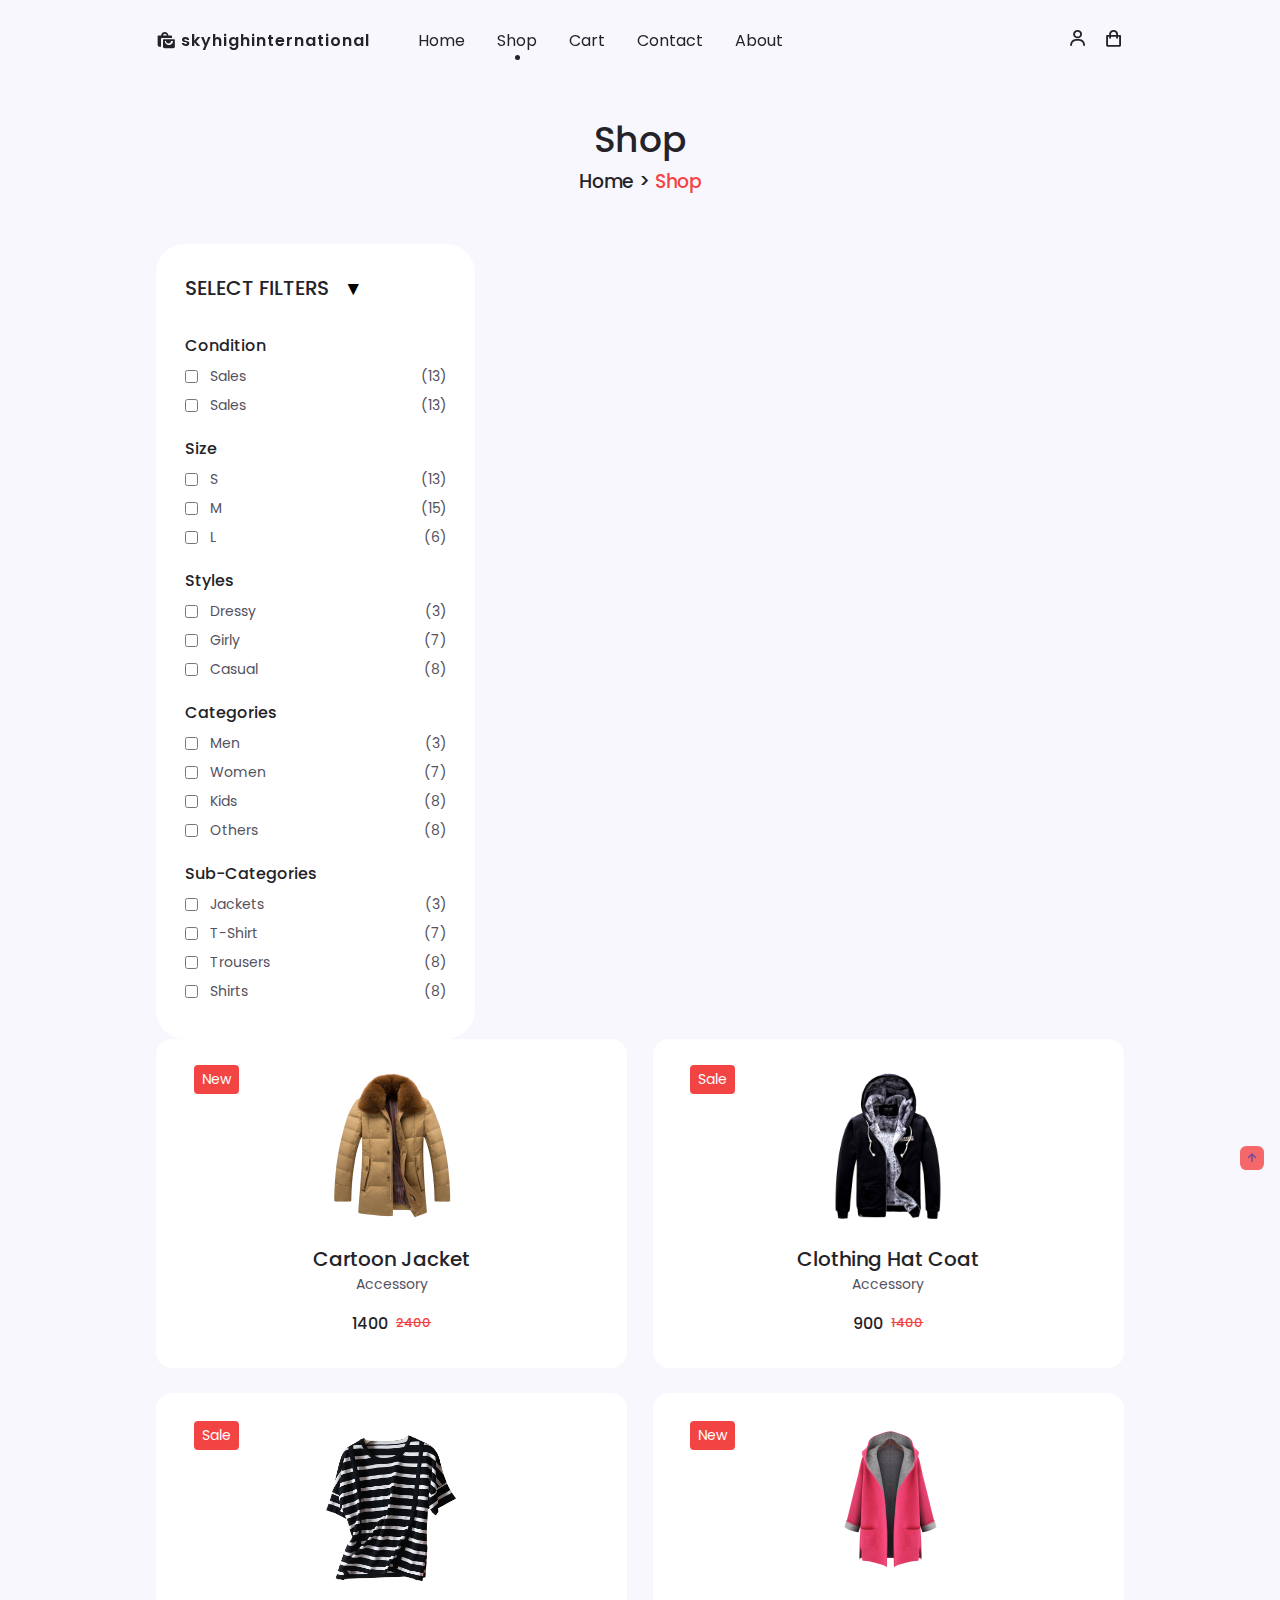
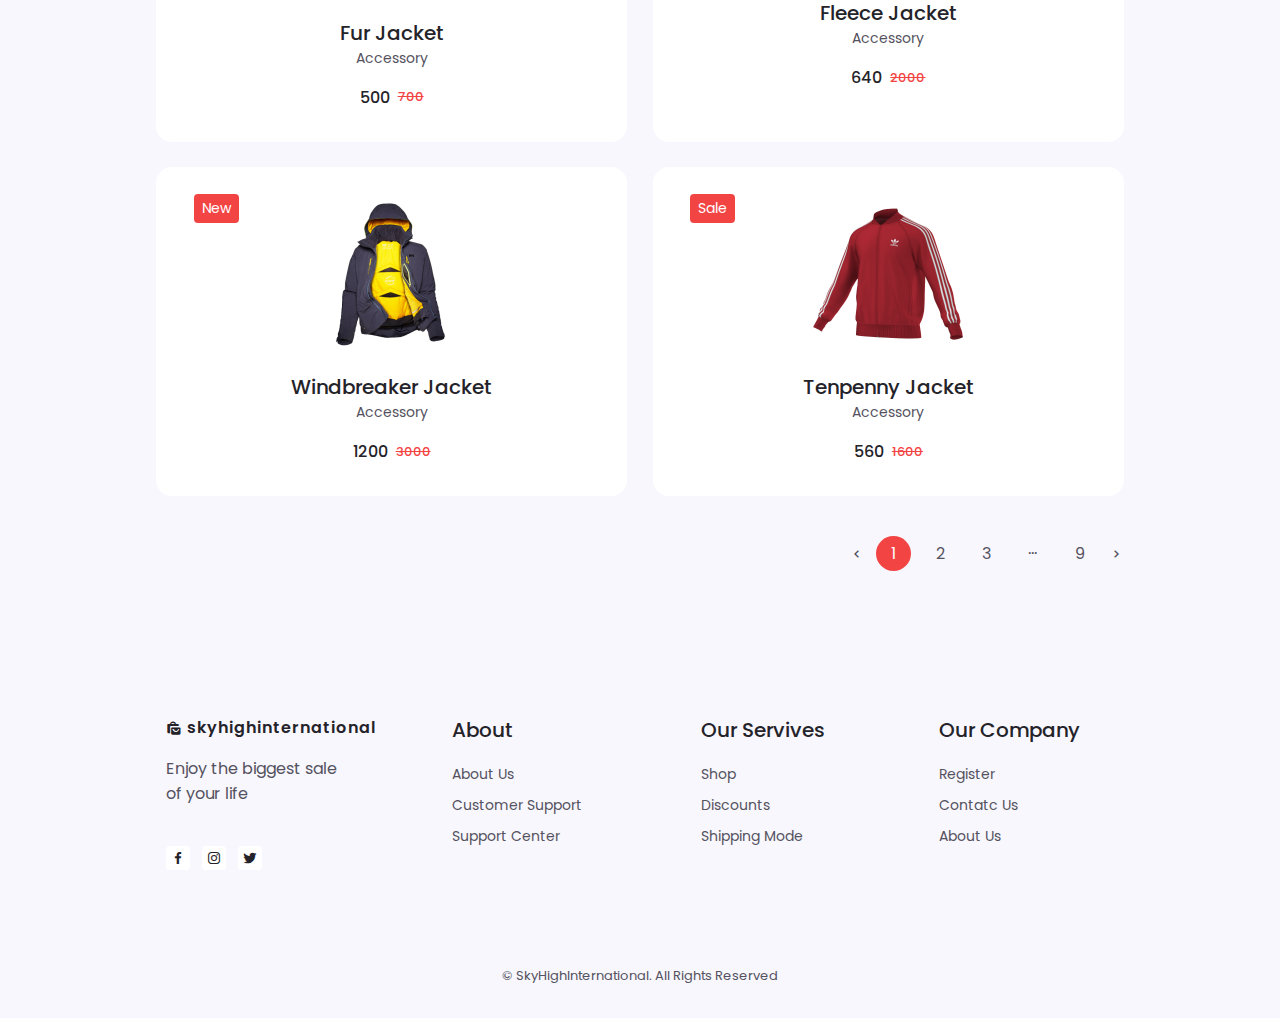
<file: shop.html>
<!DOCTYPE html>
<html lang="en">

<head>
    <meta charset="UTF-8">
    <meta http-equiv="X-UA-Compatible" content="IE=edge">
    <meta name="viewport" content="width=device-width, initial-scale=1.0">

    <!--=============== BOXICONS ===============-->
    <link rel="stylesheet" href="https://cdn.jsdelivr.net/npm/boxicons@latest/css/boxicons.min.css">

    <!--=============== SWIPER CSS ===============-->
    <link rel="stylesheet" href="assets/css/swiper-bundle.min.css">

    <!--=============== CSS ===============-->
    <link rel="stylesheet" href="assets/css/style.css">
    <link rel="stylesheet" href="assets/css/colors/color-1.css">

    <title>Responsive e-commerce website - Crypticalcoder</title>
</head>

<body>
    <!--=============== HEADER ===============-->
    <header class="header" id="header">
        <nav class="nav container">
            <a href="index.html" class="nav_logo">
                <i class="bx bxs-shopping-bags nav_logo-icon"></i>
                SkyHighInternational
            </a>
            <div class="nav_menu" id="nav-menu">
                <ul class="nav_list">
                    <li class="nav_item">
                        <a href="index.html" class="nav_link ">Home</a>
                    </li>
                    <li class="nav_item">
                        <a href="shop.html" class="nav_link active-link">Shop</a>
                    </li>
                    <li class="nav_item">
                        <a href="cart.html" class="nav_link">Cart</a>
                    </li>
                    <li class="nav_item">
                        <a href="contact.html" class="nav_link">Contact</a>
                    </li>
                    <li class="nav_item">
                        <a href="about.html" class="nav_link">About</a>
                    </li>
                </ul>

                <div class="nav_close" id="nav-close">
                    <i class="bx bx-x"></i>
                </div>
            </div>
            <div class="nav_btns">
                <div class="login_toggle" id="login-button">
                    <i class="bx bx-user"></i>
                </div>
                <div class="nav_shop" id="cart-shop">
                    <i class="bx bx-shopping-bag"></i>
                </div>
                <div class="nav_toggle" id="nav-toggle">
                    <i class="bx bx-grid-alt"></i>
                </div>
            </div>
        </nav>
    </header>

    <!--=============== CART ===============-->
    <div class="cart " id="cart">
        <i class="bx bx-x cart_close" id="cart-close"></i>

        <h2 class="cart_title-center">My Cart</h2>

        <div class="cart_container">
            <article class="cart_card">
                <div class="cart_box">
                    <img src="assets/img/cart-1.png" alt="cart_img">
                </div>
                <div class="cart_details">
                    <h3 class="cart_title">Normal T-Shirt</h3>
                    <span class="cart_price">300</span>

                    <div class="cart_amount">
                        <div class="cart_amount-content">
                            <span class="cart_amount-box">
                                <i class="bx bx-minus"></i>
                            </span>
                            <span class="cart_amount-number">1</span>
                            <span class="cart_amount-box">
                                <i class="bx bx-plus"></i>
                            </span>
                        </div>
                        <i class="bx bx-trash-alt cart_amount-trash"></i>
                    </div>
                </div>
            </article>

            <article class="cart_card">
                <div class="cart_box">
                    <img src="assets/img/cart-3.png" alt="cart_img">
                </div>
                <div class="cart_details">
                    <h3 class="cart_title">T-Shirts</h3>
                    <span class="cart_price">350</span>

                    <div class="cart_amount">
                        <div class="cart_amount-content">
                            <span class="cart_amount-box">
                                <i class="bx bx-minus"></i>
                            </span>
                            <span class="cart_amount-number">1</span>
                            <span class="cart_amount-box">
                                <i class="bx bx-plus"></i>
                            </span>
                        </div>
                        <i class="bx bx-trash-alt cart_amount-trash"></i>
                    </div>
                </div>
            </article>

            <article class="cart_card">
                <div class="cart_box">
                    <img src="assets/img/cart-3.png" alt="cart_img">
                </div>
                <div class="cart_details">
                    <h3 class="cart_title">Jeans</h3>
                    <span class="cart_price">400</span>

                    <div class="cart_amount">
                        <div class="cart_amount-content">
                            <span class="cart_amount-box">
                                <i class="bx bx-minus"></i>
                            </span>
                            <span class="cart_amount-number">1</span>
                            <span class="cart_amount-box">
                                <i class="bx bx-plus"></i>
                            </span>
                        </div>
                        <i class="bx bx-trash-alt cart_amount-trash"></i>
                    </div>
                </div>
            </article>
        </div>
        <div class="cart_prices">
            <span class="cart_prices-item">3 Item</span>
            <span class="cart_prices-total">900</span>
        </div>
    </div>

    <!--=============== LOGIN ===============-->
    <div class="login" id="login">
        <i class="bx bx-x login_close" id="login-close"></i>
        <h2 class="login_title-center">Login</h2>

        <form action="" class="login_form grid">
            <div class="login_content">
                <label for="" class="login_label">Email</label>
                <input type="email" class="login_input">
            </div>

            <div class="login_content">
                <label for="" class="login_label">Password</label>
                <input type="password" class="login_input">
            </div>

            <div>
                <a href="" class="button">Sign In</a>
            </div>

            <div>
                <p class="signup">Not a Member? <a href="registration.html">Sign Up Now</a></p>
            </div>
        </form>
    </div>

    <!--=============== MAIN ===============-->

    <main class="main">
        <!--=============== SHOP ===============-->
        <section class="shop section container">
            <h2 class="breadcrumb_title">Shop</h2>
            <h3 class="breadcrumb_subtitle">Home > <span>Shop</span></h3>

            <!-- <div class="shop_container grid">
                <div class="sidebar">
                    <h3 class="filter_title">Select Filters
                    </h3>
                    <div class="filter_content">
                        <h3 class="filter_subtitle">Condition</h3>

                        <div class="filter">
                            <input type="checkbox" class="" id="">
                            <p>Sales</p> <span>(13)</span>
                        </div>
                        <div class="filter">
                            <input type="checkbox" class="" id="">
                            <p>Sales</p> <span>(13)</span>
                        </div>
                    </div>
                    <div class="filter_content">
                        <h3 class="filter_subtitle">Size</h3>

                        <div class="filter">
                            <input type="checkbox">
                            <p>S</p> <span>(13)</span>
                        </div>
                        <div class="filter">
                            <input type="checkbox">
                            <p>M</p> <span>(15)</span>
                        </div>
                        <div class="filter">
                            <input type="checkbox">
                            <p>L</p> <span>(6)</span>
                        </div>
                    </div>

                    <div class="filter_content">
                        <h3 class="filter_subtitle">Styles</h3>

                        <div class="filter">
                            <input type="checkbox">
                            <p>Dressy</p> <span>(3)</span>
                        </div>
                        <div class="filter">
                            <input type="checkbox">
                            <p>Girly</p> <span>(7)</span>
                        </div>
                        <div class="filter">
                            <input type="checkbox">
                            <p>Casual</p> <span>(8)</span>
                        </div>
                    </div>

                    <div class="filter_content">
                        <h3 class="filter_subtitle">Categories</h3>

                        <div class="filter">
                            <input type="checkbox">
                            <p>Men</p> <span>(3)</span>
                        </div>
                        <div class="filter">
                            <input type="checkbox">
                            <p>Women</p> <span>(7)</span>
                        </div>
                        <div class="filter">
                            <input type="checkbox">
                            <p>Kids</p> <span>(8)</span>
                        </div>
                        <div class="filter">
                            <input type="checkbox">
                            <p>Others</p> <span>(8)</span>
                        </div>
                    </div>

                    <div class="filter_content">
                        <h3 class="filter_subtitle">Sub-Categories</h3>

                        <div class="filter">
                            <input type="checkbox">
                            <p>Jackets</p> <span>(3)</span>
                        </div>
                        <div class="filter">
                            <input type="checkbox">
                            <p>T-Shirt</p> <span>(7)</span>
                        </div>
                        <div class="filter">
                            <input type="checkbox">
                            <p>Trousers</p> <span>(8)</span>
                        </div>
                        <div class="filter">
                            <input type="checkbox">
                            <p>Shirts</p> <span>(8)</span>
                        </div>
                    </div>
                </div>


               
            </div> -->
            <div class="shop_container grid">
                <div class="sidebar">
                    <h3 class="filter_title">Select Filters
                        <button id="toggleFilters" class="toggle-button">▼</button>
                    </h3>
                    <div class="filter_content_wrapper">
                        <div class="filter_content">
                            <h3 class="filter_subtitle">Condition</h3>
                            <div class="filter">
                                <input type="checkbox" class="" id="">
                                <p>Sales</p> <span>(13)</span>
                            </div>
                            <div class="filter">
                                <input type="checkbox" class="" id="">
                                <p>Sales</p> <span>(13)</span>
                            </div>
                        </div>
                        <div class="filter_content">
                            <h3 class="filter_subtitle">Size</h3>
                            <div class="filter">
                                <input type="checkbox">
                                <p>S</p> <span>(13)</span>
                            </div>
                            <div class="filter">
                                <input type="checkbox">
                                <p>M</p> <span>(15)</span>
                            </div>
                            <div class="filter">
                                <input type="checkbox">
                                <p>L</p> <span>(6)</span>
                            </div>
                        </div>
                        <div class="filter_content">
                            <h3 class="filter_subtitle">Styles</h3>
                            <div class="filter">
                                <input type="checkbox">
                                <p>Dressy</p> <span>(3)</span>
                            </div>
                            <div class="filter">
                                <input type="checkbox">
                                <p>Girly</p> <span>(7)</span>
                            </div>
                            <div class="filter">
                                <input type="checkbox">
                                <p>Casual</p> <span>(8)</span>
                            </div>
                        </div>
                        <div class="filter_content">
                            <h3 class="filter_subtitle">Categories</h3>
                            <div class="filter">
                                <input type="checkbox">
                                <p>Men</p> <span>(3)</span>
                            </div>
                            <div class="filter">
                                <input type="checkbox">
                                <p>Women</p> <span>(7)</span>
                            </div>
                            <div class="filter">
                                <input type="checkbox">
                                <p>Kids</p> <span>(8)</span>
                            </div>
                            <div class="filter">
                                <input type="checkbox">
                                <p>Others</p> <span>(8)</span>
                            </div>
                        </div>
                        <div class="filter_content">
                            <h3 class="filter_subtitle">Sub-Categories</h3>
                            <div class="filter">
                                <input type="checkbox">
                                <p>Jackets</p> <span>(3)</span>
                            </div>
                            <div class="filter">
                                <input type="checkbox">
                                <p>T-Shirt</p> <span>(7)</span>
                            </div>
                            <div class="filter">
                                <input type="checkbox">
                                <p>Trousers</p> <span>(8)</span>
                            </div>
                            <div class="filter">
                                <input type="checkbox">
                                <p>Shirts</p> <span>(8)</span>
                            </div>
                        </div>
                    </div>
                </div>
            </div>



            <div class="shop_items grid">
                <div class="shop_content">
                    <div class="shop_tag">New</div>
                    <img src="assets/img/product-1.png" alt="Cartoon Jacket" class="shop_img">
                    <h3 class="shop_title">Cartoon Jacket</h3>
                    <span class="shop_subtitle">Accessory</span>

                    <div class="shop_prices">
                        <span class="shop_price">1400</span>
                        <span class="shop_discount">2400</span>
                    </div>

                    <a href="details.html" class="button shop_button">
                        <i class="bx bx-cart-alt shop_icon"></i>
                    </a>
                </div>
                <div class="shop_content">
                    <div class="shop_tag">Sale</div>
                    <img src="assets/img/product-2.png" alt="Cartoon Jacket" class="shop_img">
                    <h3 class="shop_title">Clothing Hat Coat</h3>
                    <span class="shop_subtitle">Accessory</span>

                    <div class="shop_prices">
                        <span class="shop_price">900</span>
                        <span class="shop_discount">1400</span>
                    </div>

                    <a href="details.html" class="button shop_button">
                        <i class="bx bx-cart-alt shop_icon"></i>
                    </a>
                </div>
                <div class="shop_content">
                    <div class="shop_tag">Sale</div>
                    <img src="assets/img/product-3.png" alt="Cartoon Jacket" class="shop_img">
                    <h3 class="shop_title">Fur Jacket</h3>
                    <span class="shop_subtitle">Accessory</span>

                    <div class="shop_prices">
                        <span class="shop_price">500</span>
                        <span class="shop_discount">700</span>
                    </div>

                    <a href="details.html" class="button shop_button">
                        <i class="bx bx-cart-alt shop_icon"></i>
                    </a>
                </div>

                <div class="shop_content">
                    <div class="shop_tag">New</div>
                    <img src="assets/img/product-4.png" alt="Cartoon Jacket" class="shop_img">
                    <h3 class="shop_title">Fleece Jacket</h3>
                    <span class="shop_subtitle">Accessory</span>

                    <div class="shop_prices">
                        <span class="shop_price">640</span>
                        <span class="shop_discount">2000</span>
                    </div>

                    <a href="details.html" class="button shop_button">
                        <i class="bx bx-cart-alt shop_icon"></i>
                    </a>
                </div>

                <div class="shop_content">
                    <div class="shop_tag">New</div>
                    <img src="assets/img/product-5.png" alt="Cartoon Jacket" class="shop_img">
                    <h3 class="shop_title">Windbreaker Jacket</h3>
                    <span class="shop_subtitle">Accessory</span>

                    <div class="shop_prices">
                        <span class="shop_price">1200</span>
                        <span class="shop_discount">3000</span>
                    </div>

                    <a href="details.html" class="button shop_button">
                        <i class="bx bx-cart-alt shop_icon"></i>
                    </a>
                </div>

                <div class="shop_content">
                    <div class="shop_tag">Sale</div>
                    <img src="assets/img/product-6.png" alt="Cartoon Jacket" class="shop_img">
                    <h3 class="shop_title">Tenpenny Jacket</h3>
                    <span class="shop_subtitle">Accessory</span>

                    <div class="shop_prices">
                        <span class="shop_price">560</span>
                        <span class="shop_discount">1600</span>
                    </div>

                    <a href="details.html" class="button shop_button">
                        <i class="bx bx-cart-alt shop_icon"></i>
                    </a>
                </div>
            </div>

            <div class="pagination">
                <i class="bx bx-chevron-left pagination_icon"></i>

                <span class="current">1</span>
                <span>2</span>
                <span>3</span>
                <span>&middot;&middot;&middot;</span>
                <span>9</span>

                <i class="bx bx-chevron-right pagination_icon"></i>

            </div>
        </section>
    </main>

    <!--=============== FOOTER ===============-->
    <footer class="footer section">
        <div class="footer_container container grid">
            <!-- FOOTER CONTENT 1 -->
            <div class="footer_content">
                <a href="#" class="footer_logo">
                    <i class="bx bxs-shopping-bags footer_logo-icon"></i> SkyHighInternational
                </a>

                <p class="footer_description">Enjoy the biggest sale <br> of your life</p>

                <div class="footer_social">
                    <a href="" class="footer_social-link"><i class="bx bxl-facebook"></i></a>
                    <a href="" class="footer_social-link"><i class="bx bxl-instagram"></i></a>
                    <a href="" class="footer_social-link"><i class="bx bxl-twitter"></i></a>
                </div>
            </div>
            <!-- FOOTER CONTENT 2 -->
            <div class="footer_content">
                <h3 class="footer_title">About</h3>

                <ul class="footer_links">

                    <li><a href="" class="footer_link">About Us</a></li>
                    <li><a href="" class="footer_link">Customer Support</a></li>
                    <li><a href="" class="footer_link">Support Center</a></li>

                </ul>
            </div>
            <!-- FOOTER CONTENT 3 -->
            <div class="footer_content">
                <h3 class="footer_title">Our Servives</h3>

                <ul class="footer_links">

                    <li><a href="#" class="footer_link">Shop</a></li>
                    <li><a href="#" class="footer_link">Discounts</a></li>
                    <li><a href="#" class="footer_link">Shipping Mode</a></li>

                </ul>
            </div>
            <!-- FOOTER CONTENT 4 -->
            <div class="footer_content">
                <h3 class="footer_title">Our Company</h3>

                <ul class="footer_links">
                    <li><a href="" class="footer_link">Register</a></li>
                    <li><a href="" class="footer_link">Contatc Us</a></li>
                    <li><a href="" class="footer_link">About Us</a></li>
                </ul>
            </div>
        </div>
        <span class="footer_copy">&#169; SkyHighInternational. All Rights Reserved</span>
    </footer>

    <!--=============== SCROLL UP ===============-->
    <a href="" class="scrollUp" id="scroll-up">
        <i class="bx bx-up-arrow-alt scroll_icon"></i>
    </a>
    <!--=============== STYLE SWITCHER ===============-->

    <!--=============== SWIPER JS ===============-->
    <script src="assets/js/swiper-bundle.min.js"></script>

    <!--=============== JS ===============-->
    <script src="assets/js/main.js"></script>
</body>

</html>
</file>
<file: assets/css/style.css>
/*=============== GOOGLE FONTS ===============*/
@import url('https://fonts.googleapis.com/css2?family=Poppins:wght@400;500;600;900&display=swap');

/*=============== VARIABLES CSS ===============*/
:root {
    --header-height: 3.5rem;

    /*========== Colors ==========*/
    --title-color: hsl(250, 8%, 15%);
    --text-color: hsl(250, 8%, 35%);
    --body-color: hsl(250, 60%, 98%);
    --container-color: #fff;
    --shadow: hsla(0, 0%, 15%, .1);
    --scroll-bar-color: hsl(250, 12%, 90%);
    --scroll-thumb-color: hsl(250, 12%, 80%);

    /*========== Font and typography ==========*/
    --body-font: 'Poppins', sans-serif;
    --biggest-font-size: 4rem;
    --h1-font-size: 2.25rem;
    --h2-font-size: 1.5rem;
    --h3-font-size: 1.25rem;
    --normal-font-size: 1rem;
    --small-font-size: .875rem;
    --smaller-font-size: .813rem;

    /*========== Font weight ==========*/
    --font-medium: 500;
    --font-bold: 600;

    /*========== Margenes Bottom ==========*/
    --mb-0-5: .5rem;
    --mb-0-75: .75rem;
    --mb-1: 1rem;
    --mb-1-5: 1.5rem;
    --mb-2: 2rem;
    --mb-2-5: 2.5rem;
    --mb-3: 3rem;

    /*========== z index ==========*/
    --z-tooltip: 10;
    --z-fixed: 100;
}

/* Responsive typography */
@media screen and (max-width: 992px) {
    :root {
        --biggest-font-size: 2rem;
        --h1-font-size: 1.5rem;
        --h2-font-size: 1.25rem;
        --h3-font-size: 1rem;
        --normal-font-size: .938rem;
        --small-font-size: .813rem;
        --smaller-font-size: .75rem;
    }
}

/*=============== BASE ===============*/
* {
    box-sizing: border-box;
    margin: 0;
    padding: 0;
}

html {
    scroll-behavior: smooth;
}

body,
button,
input {
    font-family: var(--body-font);
    font-size: var(--normal-font-size);
}

body {
    background-color: var(--body-color);
    color: var(--text-color);
}

h1,
h2,
h3,
h4 {
    color: var(--title-color);
    font-weight: var(--font-medium);
}

ul {
    list-style: none;
}

a {
    text-decoration: none;
}

img {
    max-width: 100%;
    height: auto;
}

button {
    cursor: pointer;
}

button,
input {
    border: none;
    outline: none;
}

/*=============== REUSABLE CSS CLASSES ===============*/
.section {
    padding: 7rem 0 2rem;
}

.section_title,
.breadcrumb_title {
    font-size: var(--h1-font-size);
}

.section_title,
.breadcrumb_subtitle {
    margin-bottom: var(--mb-3);
}

.section_title,
.breadcrumb_title,
.breadcrumb_subtitle {
    text-align: center;
}


.breadcrumb_subtitle span {
    color: var(--first-color);
}

/*=============== LAYOUT ===============*/
.container {
    max-width: 968px;
    margin-left: auto;
    margin-right: auto;
}

.grid {
    display: grid;
}

/*=============== HEADER SECTION ===============*/
.header {
    width: 100%;
    background: transparent;
    position: fixed;
    top: 0;
    left: 0;
    z-index: var(--z-fixed);
}

/*=============== NAV ===============*/
.nav {
    height: calc(var(--header-height) + 1.5rem);
    display: flex;
    justify-content: space-between;
    align-items: center;
    column-gap: 3rem;
}

.nav_close,
.login_toggle,
.nav_logo,
.nav_toggle,
.nav_shop {
    color: var(--title-color);
}

.nav_logo {
    text-transform: lowercase;
    font-weight: var(--font-bold);
    letter-spacing: 1px;
    display: inline-flex;
    align-items: center;
    column-gap: .25rem;
}

.nav_logo-icon {
    font-size: 1.25rem;
}

.nav_btns {
    display: flex;
    align-items: center;
    column-gap: 1rem;
    margin-left: auto;
}

.nav_toggle,
.login_toggle,
.nav_shop {
    font-size: 1.25rem;
    cursor: pointer;
}

.nav_list {
    display: flex;
    align-items: center;
    column-gap: 2rem;
}

.nav_link {
    color: var(--title-color);
    font-weight: var(--font-mediumont);
    font-size: var(--normal-font-size);
    transition: .3s;
}

.nav_link:hover {
    color: var(--first-color);
}

.nav_close {
    font-size: 2rem;
    position: absolute;
    top: .9rem;
    right: 1.25rem;
    cursor: pointer;
}

.nav_close,
.nav_toggle {
    display: none;
}



/* Change background header */
.scroll-header {
    background-color: var(--body-color);
    box-shadow: 0 1px 4px var(--shadow);
}

/* Active link */
.active-link {
    position: relative;
}

.active-link::before {
    content: '';
    position: absolute;
    bottom: -.50rem;
    left: 45%;
    width: 5px;
    height: 5px;
    background: var(--title-color);
    border-radius: 50%;
}

/*=============== MAIN ===============*/
/*========== HOME SECTION ==========*/
.home_content {
    padding: 9rem 0 2rem;
    grid-template-columns: repeat(2, 1fr);
    column-gap: 3rem;
    height: 100%;
}

.home_group {
    display: grid;
    position: relative;
    padding-top: 2rem;
}

.home_img {
    height: 420px;
    transform: translateY(-3rem);
    justify-self: center
}

.home_indicator {
    width: 8px;
    height: 8px;
    background: var(--title-color);
    border-radius: 505;
    position: absolute;
    bottom: 15%;
    left: 45%;
}

.home_indicator::after {
    content: '';
    position: absolute;
    width: 1px;
    height: 75px;
    background: var(--first-color);
    top: 0;
    right: 45%;
}

.home_details-img {
    position: absolute;
    bottom: 0;
    right: 58%;
}

.home_title {
    font-size: var(--biggest-font-size);
    font-weight: var(--font-bold);
    line-height: 109%;
    margin-bottom: var(--mb-1-5);
}

.home_description {
    margin-bottom: var(--mb-2-5);
    padding-right: 2rem;
}

.home_buttons {
    display: flex;
    justify-content: space-between;
}

.home_details-title,
.home_details-subtitle {
    display: block;
    font-size: var(--small-font-size);
    text-align: right;
}

.home_subtitle {
    font-size: var(--h3-font-size);
    text-transform: uppercase;
    /* letter-spacing: 2px; */
    /* font-weight: var(--font-medium); */
    margin-bottom: var(--mb-1);
}

/* Swiper Class */
.swiper-pagination {
    position: initial;
    margin-top: var(--mb-2-5);
}

.swiper-pagination-bullet {
    width: 5px;
    height: 5px;
    background-color: var(--title-color);
    opacity: 1;
}

.swiper-pagination-horizontal.swiper-pagination-bullets .swiper-pagination-bullet {
    margin: 0 .5rem;
}

.swiper-pagination-bullet-active {
    width: 1.5rem;
    height: 5px;
    border-radius: .5rem;
}

/*=============== BUTTONS ===============*/
.button {
    display: inline-block;
    background-color: var(--first-color);
    color: #fff;
    padding: 0.5rem 0.5rem;
    border-radius: .9rem;
    font-weight: var(--font-medium);
    transition: .3s;
}

.button:hover {
    background-color: var(--first-color-alt);

}

.button_icon {
    font-size: 1.25rem;
}

.button--link {
    color: var(--title-color);
}

.button--flex {
    display: inline-flex;
    align-items: center;
    column-gap: .5rem;
}

/*========== DISCOUNT SECTION ==========*/
.discount_container {
    grid-template-columns: repeat(2, max-content);
    justify-content: center;
    align-items: center;
    column-gap: 7rem;
    background-color: var(--container-color);
    padding: 3rem 0;
    border-radius: 3rem;
}

.discount_img {
    width: 200px;
}

.discount_data {
    padding-left: 6rem;
    text-align: center;
}

.discount_title {
    font-size: var(--h2-font-size);
    margin-bottom: var(--mb-2);
}

/*========== NEW ARRIVALS SECTION ==========*/
.new_container {
    padding-top: 1rem;
}

.new_img {
    width: 150px;
    margin-bottom: var(--mb-1);
    transition: .3s;
}

.new_content {
    position: relative;
    background-color: var(--container-color);
    width: 310px;
    padding: 2rem 0;
    border-radius: 1rem;
    text-align: center;
    overflow: hidden;

}

.new_tag {
    position: absolute;
    top: 8%;
    left: 8%;
    background-color: var(--first-color);
    color: #fff;
    font-size: var(--small-font-size);
    padding: .25rem .5rem;
    border-radius: .25rem;
}

.new_title {
    font-size: var(--h3-font-size);
    font-weight: var(--font-bold);
}

.new_subtitle {
    display: block;
    font-size: var(--small-font-size);
    margin-bottom: var(--mb-1);
}

.new_prices {
    display: inline-block;
    align-items: center;
    column-gap: .5rem;
}

.new_price {
    font-weight: var(--font-medium);
    columns: var(--title-color);
}

.new_discount {
    color: var(--first-color);
    font-size: var(--smaller-font-size);
    text-decoration: line-through;
    font-weight: var(--font-medium);
}

.new_button {
    display: inline-flex;
    padding: .5rem;
    border-radius: .35rem .25rem .75rem .25rem;
    position: absolute;
    bottom: 0;
    right: -3rem;
}

.new_icon {
    font-size: 1.25rem;
}

.new_content:hover .new_img {
    transform: translateY(-.5rem);
}

.new_content:hover .new_button {
    right: 0;
}

/*========== STEPS SECTION ==========*/
.steps_bg {
    background-color: var(--container-color);
    padding: 3.5rem 2.5rem;
    border-radius: 1rem;
}

.steps_container {
    grid-template-columns: repeat(3, 1fr);
    column-gap: 2rem;
    padding-top: 1rem;

}

.steps_card {
    background-color: var(--body-color);
    padding: 2.5rem 3rem 2rem 1.5rem;
    border-radius: 1rem;
}

.steps_card-number {
    display: inline-block;
    background-color: var(--first-color);
}

.steps_card-number {
    display: inline-block;
    border-left-color: var(--first-color);
    color: #fff;
    padding: .5rem .75rem;
    border-radius: .25rem;
    margin-bottom: var(--mb-1-5);
    transform: .3s;
}

.steps_card-title {
    font-style: inherit;
    font-variant: var(--normal-font-size);
    margin-bottom: var(--mb-0-5);
}

.steps_card-description {
    font-size: var(--small-font-size);
}

.steps_card:hover .steps_card-number {
    transform: translateY(-.25rem);
}

/*========== NEWSLETTER SECTION ==========*/
.newsletter_container {
    display: grid;
    grid-template-columns: .5fr;
    justify-content: center;
}

.newsletter_description {
    padding: 0 3rem;
    text-align: center;
    margin-bottom: var(--mb-1-5);

}

.newsletter_form {
    background-color: var(--container-color);
    padding: 1rem;
    display: flex;
    justify-content: space-between;
    border-radius: .75rem;
}

.newsletter_input {
    width: 70%;
    padding: 0 .5rem;
    background: none;
    color: var(--title-color);
}

.newsletter_input::placeholder {
    color: var(--text-color);
}




/*=============== SHOP PAGE ===============*/
.shop_container {
    grid-template-columns: 1.7fr 3.3fr;
    column-gap: 1.8rem;

}

.sidebar {
    padding: 1.8rem;
    background-color: var(--container-color);
    border-radius: 1.8rem;
}

.filter_title {
    font-size: var(--h3-font-size);
    text-transform: uppercase;
}

.filter_subtitle {
    margin: 1.25rem 0 var(--mb-0-5);
    font-size: var(--normal-font-size);
}

.filter {
    display: flex;
    margin-bottom: var(--mb-0-5);
    align-items: center;
    color: var(--text-color);
    font-size: var(--small-font-size);
}

.filter p {
    flex: 1;
}

.filter input {
    margin-right: var(--mb-0-75);
    cursor: pointer;
}

.shop_items {
    grid-template-columns: repeat(2, 1fr);
    gap: 1.6rem;
}

.shop_content {
    position: relative;
    background: var(--container-color);
    padding: 2rem 0;
    border-radius: 1rem;
    text-align: center;
    overflow: hidden;
}

.shop_img {
    width: 150px;
    margin-bottom: var(--mb-1);
    transform: .3s;
}

.shop_tag {
    position: absolute;
    top: 8%;
    left: 8%;
    background-color: var(--first-color);
    color: #fff;
    font-size: var(--small-font-size);
    padding: .25rem .5rem;
    border-radius: .25rem;
}

.shop_title {
    font-size: var(--h3-font-size);
    font-weight: var(--font-medium);
}

.shop_subtitle {
    display: block;
    font-size: var(--small-font-size);
    margin-bottom: var(--mb-1);
}

.shop_prices {
    display: inline-flex;
    align-items: center;
    column-gap: .5rem;
}

.shop_price {
    font-weight: var(--font-medium);
    color: var(--title-color);
}

.shop_discount {
    color: var(--first-color);
    font-size: var(--smaller-font-size);
    text-decoration: line-through;
    font-weight: var(--font-medium);
}

.shop_button {
    display: inline-flex;
    padding: .5rem;
    border-radius: .25rem .25rem .75rem .25rem;
    position: absolute;
    bottom: 0;
    right: -3rem;
}

.shop_icon {
    font-size: 1.25rem;
}

.shop_content:hover .shop_img {
    transform: translateY(-.5rem);
}

.shop_content:hover .shop_button {
    right: 0;
}

/* //======================Toggle button ==================*/

.shop_container {
    grid-template-columns: 1.7fr 3.3fr;
    column-gap: 1.8rem;
}

.filter_content_wrapper {
    max-height: 700px;
    /* Adjust as needed */
    overflow: hidden;
    transition: max-height 0.3s ease-out;
    margin-top: 10px;
}

.filter_content_wrapper.collapsed {
    max-height: 0;
}

.toggle-button {
    background: none;
    border: none;
    font-size: 1.2rem;
    cursor: pointer;
    margin-left: 10px;
    /* Add some spacing */
}

/*=============== PAGINATION ===============*/
.pagination {
    display: flex;
    align-items: center;
    justify-content: end;
    column-gap: .7rem;
    margin-top: var(--mb-2-5);
    font-size: var(--normal-font-size);
}


.pagination span {
    width: 2.2rem;
    height: 2.2rem;
    line-height: 36px;
    text-align: center;
    border-radius: 50%;
    cursor: pointer;
}

.pagination .current {
    background-color: var(--first-color);
    color: #fff;
}

.pagination-icon {
    font-size: var(--h2-font-size);
}

/*=============== DETAILS PAGE ===============*/


.details_container {
    grid-template-columns: repeat(2, 1fr);
    column-gap: 3rem;
    align-items: center;
}

.product_images {
    grid-template-columns: repeat(2, 1fr);
    gap: 1.4rem;
}

.product_img {
    background-color: var(-- container-color);
    padding: 1.2rem 0;
    display: flex;
    justify-content: center;
    align-items: center;
    border-radius: .5rem;
    position: relative;
    cursor: pointer;
}

.details_img-tag {
    position: absolute;
    top: 8%;
    left: 8%;
    background-color: var(--first-color);
    color: #fff;
    font-size: var(--small-font-size);
    padding: .16rem .5rem;
    border-radius: .25rem;
}

.product_img img {
    width: 150px;
}

.details_subtitle {
    font-size: var(--small-font-size);
    color: var(--text-color);
    margin-bottom: var(--mb-0-5);
}

.details_title {
    font-size: var(--h3-font-size);
    margin-bottom: var(--mb-0-75);
    font-weight: var(--font-medium);
}

.rating {
    display: flex;
    align-items: center;
    column-gap: 1.2rem;
    margin-bottom: var(--mb-1);
}

.rating span {
    font-size: var(--small-font-size);
}

.rating i {
    margin-right: .1rem;
}

.details_prices {
    display: inline-flex;
    align-items: center;
    column-gap: .8rem;
    margin-bottom: var(--mb-1-5);
}

.details_price {
    font-weight: var(--font-medium);
    color: var(--title-color);
    font-size: var(--h3-font-size);
}

.details_discount {
    color: var(--first-color);
    text-decoration: line-through;
    font-weight: var(--font-medium);
}

.discount_percentage {
    background-color: var(--title-color);
    padding: .25rem .40rem;
    font-size: var(--smaller-font-size);
    color: #fff;
}

.description_details {
    margin-bottom: var(--mb-5);
    font-size: var(--small-font-size);
}

.description_title {
    font-size: var(--normal-font-size);
    margin-bottom: var(--mb-0-5);
}


.details .cart_amount {
    margin-bottom: var(--mb-2-5);
}

/*=============== ABOUT PAGE ===============*/
.about_container {
    grid-template-columns: repeat(2, 1fr);
    column-gap: 7rem;
}


.about_img {
    width: 380px;
    justify-self: center;
}

.about_title {
    margin-bottom: var(-- mb-1);
    text-align: left;
}

.about_description {
    margin-bottom: var(-- mb-2);
}

.about_details {
    display: grid;
    row-gap: 1rem;
}

.about_details-description {
    display: inline-flex;
    column-gap: .5rem;
    font-size: var(--small-font-size);
}

.about_details-icon {
    font-size: 1rem;
    color: var(--first-color);
    margin-top: .15rem;
}



/*=============== CART PAGE ===============*/


/*Rotate icon, change color of titles and background*/


/*=============== REGISTRATION PAGE ===============*/


/*=============== CONTACT PAGE ===============*/
.contact_container {
    grid-template-columns: .9fr 1.1fr;
    column-gap: 1.5rem;
}

.contact_information {
    display: flex;
    align-items: center;
    margin-bottom: var(--mb-2);

}

.contact_icon {
    font-size: 2rem;
    color: var(--first-color);
    margin-right: var(--mb-0-75);
}

.contact_title {
    font-size: var(--h3-font-size);
    font-weight: var(--font-medium);
}

.contact_subtitle {
    font-size: var(--small-font-size);
    color: var(--text-color);
}

.contact_form {
    row-gap: 1.5rem;

}

.contact_content {
    background-color: var(--container-color);
    border-radius: .5rem;
    padding: .75rem 1rem .25rem;
}

.contact_label {
    font-size: var(--smaller-font-size);
    color: var(--title-color);

}

.contact_inputs {
    grid-template-columns: repeat(2, 1fr);
    column-gap: 1.5rem;
}

.contact_input {
    width: 100%;
    background: var(--container-color);
    color: var(--text-color);
    font-size: var(--normal-font-size);
    border: none;
    outline: none;
    padding: .25rem .5rem .5rem 0;
}

/*=============== FOOTER ===============*/
.footer {
    position: relative;
    overflow: hidden;
}

.footer_container {
    grid-template-columns: repeat(4, 1fr);
    justify-items: center;
    column-gap: 1rem;
}

.footer_logo {
    color: var(--title-color);
    text-transform: lowercase;
    font-weight: var(--font-bold);
    letter-spacing: 1px;
    display: inline-flex;
    align-items: center;
    column-gap: .25rem;
    margin-bottom: var(--mb-1);
}

.footer_logo-icon {
    font-size: 1rem;
    /* color: var(--first-color); */
}

.footer_description {
    margin-bottom: var(--mb-2-5);
}

.footer_social {
    display: flex;
    column-gap: .75rem;
}

.footer_social-link {
    display: inline-flex;
    background: var(--container-color);
    padding: .25rem;
    color: var(--title-color);
    font-size: 1rem;
    border-radius: .25rem;
}

.footer_social-link:hover {
    background: var(--first-color);
    color: #fff;
}

.footer_title {
    font-size: var(--h3-font-size);
    margin-bottom: var(--mb-1);
}


.footer_links {
    display: grid;
    row-gap: .35rem;
}

.footer_link {
    font-size: var(--small-font-size);
    color: var(--text-color);
    transform: .3s;
}

.footer_link:hover {
    color: var(--title-color);
}

.footer_copy {
    display: block;
    text-align: center;
    font-size: var(--smaller-font-size);
    margin-top: 6rem;
}

/*=============== SCROLL UP ===============*/
.scrollUp {
    position: fixed;
    right: 1rem;
    bottom: -30%;
    background: var(--first-color);
    border-radius: .4rem;
    display: inline-flex;
    padding: .25rem;
    z-index: var(--z-tooltip);
    opacity: .8;
    transition: .4s;
}

.scrollUp:hover {
    opacity: 1;
}

.scrollUp_icon {
    font-size: 1.5rem;
    color: #fff;
}

/* Show Scroll Up*/

.show-scroll {
    bottom: 3rem;
}

/*=============== SCROLL BAR ===============*/
::-webkit-scrollbar {
    width: .60rem;
    background: var(--scroll-bar-color);
    border-radius: .5rem;
}

::-webkit-scrollbar-thumb {
    background: var(--scroll-thumb-color);
    border-radius: .5rem;
}

/* =============== LOGIN ===============*/
.login {
    position: fixed;
    background-color: var(--body-color);
    z-index: var(--z-fixed);
    width: 420px;
    box-shadow: -2px 0 4px var(--shadow);
    height: 100%;
    top: 0;
    right: -100%;
    padding: 3.5rem 2rem;
    transition: -4s;
}

.login_title-center {
    font-size: var(--h2-font-size);
    text-align: center;
    margin-bottom: var(--mb-3);
}

.login_close {
    font-size: 2rem;
    color: var(--title-color);
    position: absolute;
    top: 1.25rem;
    right: .9rem;
    cursor: pointer;
}

.login_form {
    row-gap: 1.5rem;
}

.login_content {
    background: var(--container-color);
    border-radius: .5rem;
    padding: .55rem 1rem .25rem;
}

.login_label {
    font-size: var(--small-font-size);
    color: var(--title-color);
}

.login_input {
    /* border: black solid 1px; */
    /* border-radius: .25rem; */
    /* outline: none; */
    width: 100%;
    display: block;
    font-size: var(--normal-font-size);
    color: var(--text-color);
    padding: .25rem .5rem .5rem 0;
}

.signup {
    color: var(--title-color);
    font-size: var(--small-font-size);
    font-weight: var(--font-medium);
}


.signup a {
    color: var(--first-color);
}

/* Show login */
.show-login {
    right: 0;
}

/*=============== CART ===============*/
.cart {
    position: fixed;
    background-color: var(--body-color);
    z-index: var(--z-fixed);
    width: 420px;
    box-shadow: -2px 0 4px var(--shadow);
    height: 100%;
    top: 0;
    right: -100%;
    padding: 3.5rem 2rem;
    transition: -4s;
}

.cart_title-center {
    font-size: var(--h2-font-size);
    text-align: center;
    margin-bottom: var(--mb-3);
}

.cart_close {
    font-size: 2rem;
    color: var(--title-color);
    position: absolute;
    top: 1.25rem;
    right: .9rem;
    cursor: pointer;
}

.cart_container {
    display: grid;
    row-gap: 1.5rem;
}

.cart_card {
    display: flex;
    column-gap: 1rem;
    align-items: center;
}

.cart_box {
    background-color: var(--container-color);
    padding: .75rem 1.25rem;
    display: flex;
    align-items: center;
}

.cart_img {
    width: 85px;
}

.cart_title {
    font-size: var(--normal-font-size);
    margin-bottom: var(--mb-0-5);
}

.cart_price {
    display: block;
    font-size: var(--small-font-size);
    color: var(--first-color);
    margin-bottom: var(--mb-1-5);
}

.cart_amount,
.cart_amount-content {
    display: flex;
    align-content: center;
}

.cart_amount {
    column-gap: 3rem;
}

.cart_amount-content {
    column-gap: 1rem;
}

.cart_amount-trash {
    font-size: 1.15rem;
    color: var(--first-color);
    cursor: pointer;
}

.cart_prices {
    margin-top: 6rem;
    display: flex;
    align-items: center;
    justify-content: space-between;
}

.cart_prices-item,
.cart_prices-total {
    color: var(--title-color);
}

.cart_prices-item {
    font-size: var(--small-font-size);
}

.cart_prices-total {
    font-size: var(--h3-font-size);
    font-weight: var(--font-medium);
}

.show-cart {
    right: 0;
}

/* Show cart */


/*=============== LIGHTBOX ===============*/


/* lightbox open */


/* lightbox open animation */


/*=============== STYLE SWITCHER ===============*/


/* Style switcher open */


/* Active theme color */


/*=============== BREAKPOINTS ===============*/
/* For large devices */
@media screen and (max-width: 1200px) {
    .home_img {
        height: 400px;
    }


}

@media screen and (max-width: 992px) {
    .container {
        margin-left: var(--mb-1-5);
        margin-right: var(--mb-1-5);
    }

    .section_title {
        font-size: var(--h2-font-size);
        margin-bottom: var(--mb-2);
    }

    .home_content {
        padding: 8rem 0 2rem;
    }

    .home_img {
        height: 300px;
        transform: translateY(0);
    }

    .home_indicator {
        bottom: initial;
        left: initial;
        top: 7rem;
        right: 2rem;
    }

    .home_indicator::after {
        top: -3rem;
        height: 48px;
    }

    .home_details-img {
        right: .5rem;
        bottom: initial;
    }

    .home_description {
        padding-right: 0;
    }

    .swiper-pagination {
        margin-top: var(--mb-2);
    }

    .discount_container {
        column-gap: 3rem;
    }

    .new_content {
        width: 242px;
        padding: 2rem 0 1.5rem 0;
    }

    .new_img {
        width: 120px;
    }

    .new_img,
    .new_subtitle {
        margin-bottom: var(--mb-0-5);
    }

    .new_title {
        font-size: var(--normal-font-size);
    }

    .steps_bg {
        padding: 3rem 2rem 2rem;
    }

    .steps_container {
        grid-template-columns: repeat(2, 1fr);
        row-gap: 2rem;
    }

    .shop_container {
        grid-template-columns: repeat(2, 1fr);
    }

    .shop_content {
        padding: 2rem 0 1.5rem 0;
        border-radius: .75rem;
    }

    .shop_img {
        width: 120px;
    }

    .shop_img,
    .shop_subtitle {
        margin-bottom: var(--mb-0-5);
    }

    .shop_title {
        font-size: var(--normal-font-size);
    }

    .contact_inputs {
        grid-template-columns: 1fr;
        row-gap: 1.5rem;
    }

    .about_container {
        column-gap: 4rem;
    }

    .details_container {
        grid-template-columns: repeat(1.1fr, .9fr);
    }

    .product_images {
        gap: 1.4rem;
    }

    .details_title {
        margin-bottom: var(--mb-0-5);
    }
}

/* For medium devices */
@media screen and (max-width: 767px) {
    body {
        margin: var(--header-height);
    }

    .section {
        padding: 4.5rem 0 2rem;
    }

    .nav {
        height: var(--header-height);
    }

    .nav_menu {
        position: fixed;
        background: var(--body-color);
        top: 0;
        right: -100%;
        width: 100%;
        height: 100%;
        padding: 6rem 2rem 3.5rem;
        transition: .3s;
    }

    .nav_list {
        flex-direction: column;
        row-gap: 2rem;
    }

    .nav_toggle,
    .nav_close {
        display: block;
    }

    /* Show Menu */
    .show-menu {
        right: 0;
    }

    .home_content {
        padding: 0;
        grid-template-columns: 1fr;
        row-gap: 1rem;
    }

    .home_img {
        height: 250px;
    }

    .home_title {
        margin-bottom: var(--mb-1);
    }

    .home_description {
        margin-bottom: var(--mb-1-5);
    }

    .swiper-pagination {
        margin-top: var(--mb-1-5);
    }

    .discount_container {
        grid-template-columns: 1fr;
        row-gap: 1.25rem;
        padding: 2.5rem 0 1.5rem;
        border-radius: 1rem;
    }

    .discount_img {
        justify-self: center;
        order: 1;
    }

    .discount_data {
        padding-left: 0;
    }

    .newsletter_container {
        grid-template-columns: .7fr;
    }


    .shop_container {
        grid-template-columns: 520px;
        justify-content: center;
        row-gap: 2rem;
    }

    .pagination {
        justify-content: center;
    }


    .details_container {
        grid-template-columns: .8fr;
        justify-content: center;
        row-gap: 2rem;
    }

    .footer_container {
        grid-template-columns: 1fr;
        row-gap: 2rem;
        justify-items: start;

    }

    .footer_copy {
        margin-top: 4.5rem;
    }

    .about_container {
        grid-template-columns: 1fr;
        row-gap: 2rem;
        justify-items: start;
    }
}

@media screen and (max-width: 576px) {
    .steps_container {
        grid-template-columns: 1fr;
    }

    .steps_bg {
        padding: 3rem 2rem 2rem;
    }

    .newsletter_container {
        grid-template-columns: 1fr;
    }

    .login,
    .cart {
        width: 100%;
    }


    .shop_container {
        grid-template-columns: .8fr;
    }

    .shop_items {
        grid-template-columns: 1fr;
    }

    .sidebar {
        padding: 1.25rem 1.4rem;
    }

    .pagination span {
        height: 1.8rem;
        width: 1.8rem;
        line-height: 30px;
    }

    .pagination {
        column-gap: .4rem;
    }

    .contact_container {
        grid-template-columns: 1fr;
        row-gap: 2rem;
    }

    .details_container {
        grid-template-columns: 1fr;
    }
}

/* For small devices */
@media screen and (max-width: 320px) {
    .container {
        margin-left: var(--mb-1);
        margin-right: var(--mb-1);
    }

    .nav {
        column-gap: 0;

    }

    .home_img {
        height: 200px;

    }

    .home_buttons {
        flex-direction: column;
        width: max-content;
        row-gap: 1rem;
    }

    .steps_bg {
        padding: 2rem 1rem;
    }

    .steps_card {
        padding: 1.5rem;
    }

    .shop_container {
        grid-template-columns: 100%;
    }

    .pagination span {
        font-size: var(--small-font-size);
    }
}
</file>
<file: assets/css/colors/color-1.css>
:root
{
    --hue: 0;
    --first-color: hsl(var(--hue), 88%, 61%);
    --first-color-alt: hsl(var(--hue), 88%, 58%)
}
</file>
